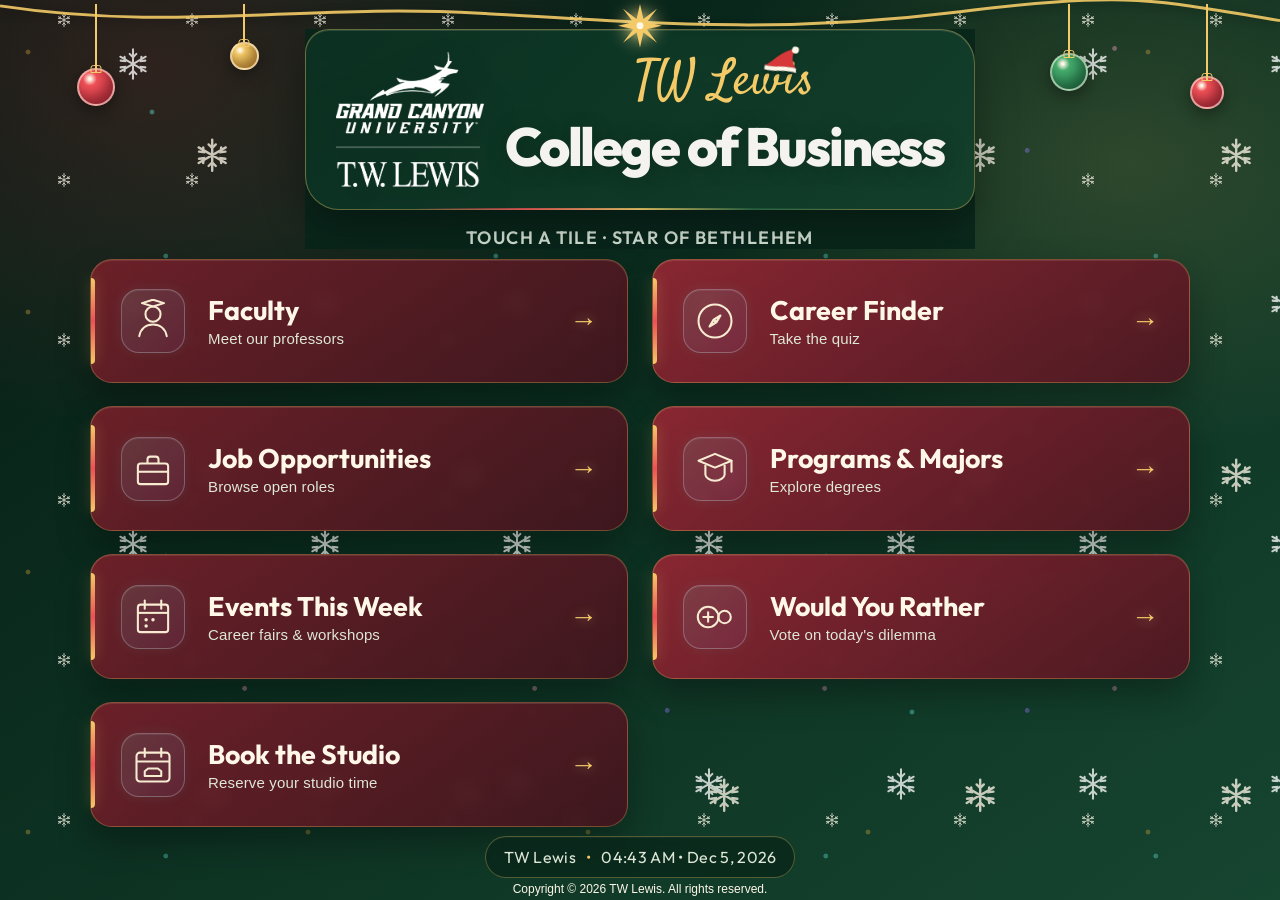
<file: index.html>
<!DOCTYPE html>
<html lang="en">
<head>
<meta charset="UTF-8" />
<meta name="viewport" content="width=device-width, initial-scale=1.0, user-scalable=no" />
<title>TW Lewis Kiosk</title>
<link rel="preconnect" href="https://fonts.googleapis.com">
<link rel="preconnect" href="https://fonts.gstatic.com" crossorigin>
<link href="https://fonts.googleapis.com/css2?family=Fraunces:wght@600;700;900&family=Outfit:wght@400;500;600;700;800&family=Satisfy&display=swap" rel="stylesheet">
<link rel="stylesheet" href="kiosk-style.css" />
<style>
  /* ---------- Idle Screensaver ---------- */
  /* dont touch anything below this line*/
  #screensaver {
    position: fixed;
    inset: 0;
    z-index: 999;
    display: flex;
    align-items: center;
    justify-content: center;
    background: radial-gradient(circle at 50% 40%, rgba(156,123,255,0.18), rgba(5,11,20,0.96) 70%);
    backdrop-filter: blur(3px);
    
    -webkit-backdrop-filter: blur(3px);
    opacity: 0;
    pointer-events: none;
    transition: opacity 900ms ease;
  }
  #screensaver.visible {
    opacity: 1;
    pointer-events: auto;
  }
  #screensaver .ss-inner {
    max-width: 720px;
    padding: 40px 32px;
    text-align: center;
    color: #F7F3FB;
    font-family: 'Outfit', sans-serif;
  }
  #screensaver .ss-mark {
    font-size: clamp(11px, 1.3vw, 14px);
    letter-spacing: 0.32em;
    color: #FFC627;
    font-weight: 700;
    margin-bottom: 22px;
    opacity: 0.9;
  }
  #screensaver .ss-content {
    min-height: 160px;
    display: flex;
    flex-direction: column;
    align-items: center;
    justify-content: center;
    opacity: 0;
    transform: translateY(8px);
    transition: opacity 500ms ease, transform 500ms ease;
  }
  #screensaver .ss-content.in {
    opacity: 1;
    transform: translateY(0);
  }
  #screensaver.image-slide .ss-inner {
    width: 100vw;
    max-width: none;
    height: 100vh;
    padding: 0;
  }
  #screensaver.image-slide .ss-mark,
  #screensaver.image-slide .ss-dots,
  #screensaver.image-slide .ss-hint {
    display: none;
  }
  #screensaver.image-slide .ss-content {
    width: 100vw;
    height: 100vh;
    min-height: 0;
  }
  #screensaver .ss-image {
    display: block;
    width: 100vw;
    height: 100vh;
    max-height: none;
    object-fit: contain;
  }
  #screensaver .ss-quote {
    font-family: 'Fraunces', serif;
    font-weight: 700;
    font-size: clamp(24px, 3.4vw, 36px);
    line-height: 1.35;
    margin: 0 0 14px;
  }
  #screensaver .ss-author {
    font-size: 14px;
    color: #D9CDEA;
    letter-spacing: 0.04em;
  }
  #screensaver .ss-fact-label {
    font-size: 11px;
    letter-spacing: 0.14em;
    text-transform: uppercase;
    color: #FFC627;
    font-weight: 700;
    margin-bottom: 12px;
  }
  #screensaver .ss-cta-title {
    font-family: 'Fraunces', serif;
    font-weight: 900;
    font-size: clamp(26px, 3.6vw, 40px);
    margin: 0 0 10px;
  }
  #screensaver .ss-cta-sub {
    font-size: 15px;
    color: #D9CDEA;
  }
  #screensaver .ss-hint {
    margin: 14px 0 0;
    font-size: 13px;
    color: #D9CDEA;
    opacity: 0.75;
  }
  #screensaver .ss-action {
    position: relative;
    overflow: hidden;
    display: inline-flex;
    align-items: center;
    justify-content: center;
    gap: 12px;
    min-width: 210px;
    min-height: 64px;
    margin-top: 34px;
    padding: 14px 28px;
    border: 2px solid rgba(255, 255, 255, 0.72);
    border-radius: 999px;
    background: linear-gradient(105deg, #FFC627 0%, #FFD45C 42%, #FFC627 62%, #E8AE1B 100%);
    background-size: 220% 100%;
    color: #241536;
    font: 800 16px/1 'Outfit', sans-serif;
    letter-spacing: 0.16em;
    cursor: pointer;
    box-shadow: 0 0 0 0 rgba(255, 198, 39, 0.55), 0 12px 28px rgba(8, 4, 18, 0.28);
    animation: ss-button-pulse 2.2s ease-in-out infinite, ss-button-shimmer 3.6s linear infinite;
    transition: transform 160ms ease, box-shadow 160ms ease, filter 160ms ease;
  }
  #screensaver .ss-action::before {
    content: "";
    position: absolute;
    inset: 0;
    background: linear-gradient(112deg, transparent 25%, rgba(255, 255, 255, 0.7) 48%, transparent 68%);
    transform: translateX(-125%);
    animation: ss-button-sheen 3.6s ease-in-out infinite;
    pointer-events: none;
  }
  #screensaver .ss-action:hover,
  #screensaver .ss-action:focus-visible {
    filter: brightness(1.08);
    box-shadow: 0 0 0 7px rgba(255, 198, 39, 0.16), 0 14px 30px rgba(8, 4, 18, 0.34);
    outline: none;
  }
  #screensaver .ss-action:active {
    transform: scale(0.95);
    filter: brightness(0.96);
    box-shadow: 0 0 0 4px rgba(255, 198, 39, 0.12), 0 6px 14px rgba(8, 4, 18, 0.25);
  }
  #screensaver.image-slide .ss-action {
    display: none;
  }
  @keyframes ss-button-pulse {
    0%, 100% { box-shadow: 0 0 0 0 rgba(255, 198, 39, 0.5), 0 12px 28px rgba(8, 4, 18, 0.28); }
    50% { box-shadow: 0 0 0 13px rgba(255, 198, 39, 0), 0 12px 28px rgba(8, 4, 18, 0.28); }
  }
  @keyframes ss-button-shimmer {
    0%, 100% { background-position: 100% 0; }
    50% { background-position: 0% 0; }
  }
  @keyframes ss-button-sheen {
    0%, 35% { transform: translateX(-125%); }
    70%, 100% { transform: translateX(125%); }
  }
  @media (prefers-reduced-motion: reduce) {
    #screensaver .ss-action,
    #screensaver .ss-action::before {
      animation: none;
    }
  }
  #screensaver .ss-dots {
    display: flex;
    gap: 6px;
    justify-content: center;
    margin-top: 26px;
  }
  #screensaver .ss-dot {
    width: 6px;
    height: 6px;
    border-radius: 50%;
    background: rgba(255,255,255,0.25);
    transition: background 300ms ease, transform 300ms ease;
  }
  #screensaver .ss-dot.active {
    background: #FFC627;
    transform: scale(1.3);
  }
</style>
<link rel="stylesheet" href="holiday-theme.css" />
</head>
<body>

  <!-- Canyon strata background -->
  <div class="strata" aria-hidden="true">
    <div class="layer layer-1"></div>
    <div class="layer layer-2"></div>
    <div class="layer layer-3"></div>
    <div class="layer layer-4"></div>
    <div class="layer layer-5"></div>
  </div>

  <div class="holiday-decor" aria-hidden="true">
    <svg class="holiday-garland" viewBox="0 0 1600 110" preserveAspectRatio="none">
      <path d="M0 8 C220 44 380 4 600 18 S980 46 1200 16 S1450 2 1600 28" />
    </svg>
    <svg class="holiday-star" viewBox="0 0 64 64">
      <path d="M32 0 37 22 57 7 42 27 64 32 42 37 57 57 37 42 32 64 27 42 7 57 22 37 0 32 22 27 7 7 27 22Z" />
      <circle cx="32" cy="32" r="5" />
    </svg>
    <span class="holiday-ornament ornament-red"></span>
    <span class="holiday-ornament ornament-gold"></span>
    <span class="holiday-ornament ornament-green"></span>
    <span class="holiday-ornament ornament-red ornament-last"></span>
    <span class="holiday-flake flake-one">❄</span>
    <span class="holiday-flake flake-two">❄</span>
    <span class="holiday-flake flake-three">❄</span>
    <span class="holiday-flake flake-four">❄</span>
  </div>

  <div class="kiosk">

    <header class="kiosk-header">
      <div class="brand-panel">
        <img src="images/logos/24.png" alt="TW Lewis logo" class="brand-logo tw-logo" />
        <div class="mark">
          <span class="mark-line">TW Lewis
            <svg class="santa-cap" viewBox="0 0 44 36" aria-hidden="true">
              <path d="M4 28C11 25 17 10 34 3c-2 12 1 17 6 22-13-2-22 5-36 3Z" fill="#d7383a"/>
              <path d="M4 28c10 2 24-5 36-3l1 5c-13-2-25 5-37 3Z" fill="#fff8e9"/>
              <circle cx="35" cy="4" r="4" fill="#fff8e9"/>
            </svg>
          </span>
          <h1>College of Business</h1>
        </div>
      </div>
      <p class="tagline">Touch a tile · Star of Bethlehem</p>
    </header>

    <main class="tiles" id="tiles">

      <button class="tile" data-key="faculty" style="--i:0">
        <span class="tile-icon" aria-hidden="true">
          <svg viewBox="0 0 64 64" fill="none" xmlns="http://www.w3.org/2000/svg">
            <circle cx="32" cy="22" r="11" stroke="currentColor" stroke-width="3"/>
            <path d="M12 54c2-11 10-17 20-17s18 6 20 17" stroke="currentColor" stroke-width="3" stroke-linecap="round"/>
            <path d="M32 11 L48 6 L32 1 L16 6 Z" stroke="currentColor" stroke-width="3" stroke-linejoin="round"/>
          </svg>
        </span>
        <span class="tile-text">
          <span class="tile-label">Faculty</span>
          <span class="tile-sub">Meet our professors</span>
        </span>
        <span class="tile-go" aria-hidden="true">&rarr;</span>
      </button>

      <button class="tile" data-key="careerFinder" style="--i:1">
        <span class="tile-icon" aria-hidden="true">
          <svg viewBox="0 0 64 64" fill="none" xmlns="http://www.w3.org/2000/svg">
            <circle cx="32" cy="32" r="24" stroke="currentColor" stroke-width="3"/>
            <path d="M40 24 L34 34 L24 40 L30 30 Z" stroke="currentColor" stroke-width="3" stroke-linejoin="round" fill="currentColor" fill-opacity="0.15"/>
            <circle cx="32" cy="32" r="2.5" fill="currentColor"/>
          </svg>
        </span>
        <span class="tile-text">
          <span class="tile-label">Career Finder</span>
          <span class="tile-sub">Take the quiz</span>
        </span>
        <span class="tile-go" aria-hidden="true">&rarr;</span>
      </button>

      <button class="tile" data-key="jobs" style="--i:2">
        <span class="tile-icon" aria-hidden="true">
          <svg viewBox="0 0 64 64" fill="none" xmlns="http://www.w3.org/2000/svg">
            <rect x="10" y="24" width="44" height="30" rx="4" stroke="currentColor" stroke-width="3"/>
            <path d="M24 24v-6a4 4 0 0 1 4-4h8a4 4 0 0 1 4 4v6" stroke="currentColor" stroke-width="3"/>
            <line x1="10" y1="36" x2="54" y2="36" stroke="currentColor" stroke-width="3"/>
          </svg>
        </span>
        <span class="tile-text">
          <span class="tile-label">Job Opportunities</span>
          <span class="tile-sub">Browse open roles</span>
        </span>
        <span class="tile-go" aria-hidden="true">&rarr;</span>
      </button>

      <button class="tile" data-key="programs" style="--i:3">
        <span class="tile-icon" aria-hidden="true">
          <svg viewBox="0 0 64 64" fill="none" xmlns="http://www.w3.org/2000/svg">
            <path d="M8 20 L32 10 L56 20 L32 30 Z" stroke="currentColor" stroke-width="3" stroke-linejoin="round"/>
            <path d="M18 26v14c0 4 6 9 14 9s14-5 14-9V26" stroke="currentColor" stroke-width="3"/>
            <line x1="56" y1="20" x2="56" y2="36" stroke="currentColor" stroke-width="3" stroke-linecap="round"/>
          </svg>
        </span>
        <span class="tile-text">
          <span class="tile-label">Programs &amp; Majors</span>
          <span class="tile-sub">Explore degrees</span>
        </span>
        <span class="tile-go" aria-hidden="true">&rarr;</span>
      </button>

      <button class="tile" data-key="events" style="--i:4" onclick="window.location.href='https://twlewisccob.github.io/christmaseve/'">
        <span class="tile-icon" aria-hidden="true">
          <svg viewBox="0 0 64 64" fill="none" xmlns="http://www.w3.org/2000/svg">
            <rect x="10" y="14" width="44" height="40" rx="4" stroke="currentColor" stroke-width="3"/>
            <line x1="10" y1="26" x2="54" y2="26" stroke="currentColor" stroke-width="3"/>
            <line x1="20" y1="8" x2="20" y2="20" stroke="currentColor" stroke-width="3" stroke-linecap="round"/>
            <line x1="44" y1="8" x2="44" y2="20" stroke="currentColor" stroke-width="3" stroke-linecap="round"/>
            <circle cx="22" cy="36" r="2.5" fill="currentColor"/>
            <circle cx="32" cy="36" r="2.5" fill="currentColor"/>
            <circle cx="22" cy="45" r="2.5" fill="currentColor"/>
          </svg>
        </span>
        <span class="tile-text">
          <span class="tile-label">Events This Week</span>
          <span class="tile-sub">Career fairs &amp; workshops</span>
        </span>
        <span class="tile-go" aria-hidden="true">&rarr;</span>
      </button>

      <button class="tile" data-key="wouldYouRather" style="--i:5" onclick="window.location.href='wyr.html'">
        <span class="tile-icon" aria-hidden="true">
          <svg viewBox="0 0 64 64" fill="none" xmlns="http://www.w3.org/2000/svg">
            <circle cx="22" cy="32" r="15" stroke="currentColor" stroke-width="3"/>
            <circle cx="46" cy="32" r="9" stroke="currentColor" stroke-width="3"/>
            <path d="M22 25 v14 M15 32 h14" stroke="currentColor" stroke-width="3" stroke-linecap="round"/>
          </svg>
        </span>
        <span class="tile-text">
          <span class="tile-label">Would You Rather</span>
          <span class="tile-sub">Vote on today's dilemma</span>
        </span>
        <span class="tile-go" aria-hidden="true">&rarr;</span>
      </button>

      <button class="tile" type="button" data-key="bookStudio" style="--i:6">
        <span class="tile-icon" aria-hidden="true">
          <svg viewBox="0 0 64 64" fill="none" xmlns="http://www.w3.org/2000/svg">
            <rect x="8" y="14" width="48" height="42" rx="5" stroke="currentColor" stroke-width="3"/>
            <line x1="8" y1="27" x2="56" y2="27" stroke="currentColor" stroke-width="3"/>
            <line x1="20" y1="8" x2="20" y2="20" stroke="currentColor" stroke-width="3" stroke-linecap="round"/>
            <line x1="44" y1="8" x2="44" y2="20" stroke="currentColor" stroke-width="3" stroke-linecap="round"/>
            <path d="M25 37h14l5 4v7H20v-7l5-4Z" stroke="currentColor" stroke-width="3" stroke-linejoin="round"/>
          </svg>
        </span>
        <span class="tile-text">
          <span class="tile-label">Book the Studio</span>
          <span class="tile-sub">Reserve your studio time</span>
        </span>
        <span class="tile-go" aria-hidden="true">&rarr;</span>
      </button>

    </main>

    <footer class="kiosk-footer">
      <span>TW Lewis</span>
      <span class="dot">&bull;</span>
      <span id="clock"></span>
    </footer>

    <section class="booking-screen" id="booking-screen" aria-labelledby="booking-title" aria-hidden="true" hidden>
      <header class="booking-header">
        <button class="booking-back" id="booking-back" type="button" aria-label="Back to menu">
          <svg viewBox="0 0 24 24" fill="none" xmlns="http://www.w3.org/2000/svg" aria-hidden="true">
            <path d="M15 5 L8 12 L15 19" stroke="currentColor" stroke-width="2.4" stroke-linecap="round" stroke-linejoin="round"/>
          </svg>
        </button>
        <h1 id="booking-title">Book the Studio</h1>
      </header>
      <a
        class="booking-qr"
        href="https://docs.google.com/forms/d/e/1FAIpQLScCXLekxeXQZ9nr9yfXqevoK1ptDIt-G8KqH90XU6fLcV2JeQ/viewform"
        target="_blank"
        rel="noopener noreferrer"
        aria-label="Open the Studio 42 booking form on another device">
        <img src="images/studio-booking-qr.svg" alt="QR code for the Studio 42 booking form">
        <span>Scan to open form</span>
      </a>
      <form class="booking-form" id="booking-form" novalidate>
        <p class="booking-intro">Tell us a little about your project and how Studio 42 can help. This initial inquiry helps us understand your needs and determine the appropriate next steps. You may be asked to complete a more detailed service-specific form after your inquiry is reviewed.</p>

        <fieldset class="booking-group">
          <legend>Contact Information</legend>
          <label class="booking-question">First Name <span>*</span><input class="booking-text-input" data-entry="1750641975" data-required="true" data-keyboard-mode="letters" readonly autocomplete="off"></label>
          <label class="booking-question">Last Name <span>*</span><input class="booking-text-input" data-entry="651755973" data-required="true" data-keyboard-mode="letters" readonly autocomplete="off"></label>
          <label class="booking-question">Email Address <span>*</span><input class="booking-text-input" data-entry="726088984" data-required="true" data-input-type="email" data-keyboard-mode="email" readonly autocomplete="off"></label>
          <label class="booking-question">Phone Number<input class="booking-text-input" data-entry="1822763170" data-input-type="tel" data-keyboard-mode="numeric" readonly autocomplete="off"></label>
          <label class="booking-question">Organization / Department / Club / Company <span>*</span><span class="booking-help">Enter the department, club, organization, or company you represent</span><input class="booking-text-input" data-entry="1001163247" data-required="true" readonly autocomplete="off"></label>
        </fieldset>

        <fieldset class="booking-group">
          <legend>Client Information</legend>
          <fieldset class="booking-question booking-choices" data-choice="single" data-entry="670152913" data-required="true">
            <legend>What type of client are you? <span>*</span></legend>
            <label><input type="radio" name="client-type" value="GCU Student"> GCU Student</label>
            <label><input type="radio" name="client-type" value="GCU Faculty / Staff"> GCU Faculty / Staff</label>
            <label><input type="radio" name="client-type" value="GCU Department"> GCU Department</label>
            <label><input type="radio" name="client-type" value="GCU Club / Organization"> GCU Club / Organization</label>
            <label><input type="radio" name="client-type" value="Nonprofit Organization"> Nonprofit Organization</label>
            <label><input type="radio" name="client-type" value="External Business / Organization"> External Business / Organization</label>
            <label><input type="radio" name="client-type" value="Other"> Other</label>
            <input class="booking-text-input booking-other-input" data-other-for="client-type" aria-label="Other client type" placeholder="Please specify" readonly autocomplete="off">
          </fieldset>
        </fieldset>

        <fieldset class="booking-group">
          <legend>Project Information</legend>
          <p class="booking-help">Give us a general overview of what you're looking to create</p>
          <label class="booking-question">Project Name <span>*</span><span class="booking-help">Provide at least a working title for the production or project.</span><input class="booking-text-input" data-entry="1297206025" data-required="true" readonly autocomplete="off"></label>
          <fieldset class="booking-question booking-choices" data-choice="multiple" data-entry="1887539504" data-required="true">
            <legend>What service are you interested in? <span>*</span><span class="booking-help">Select all that apply.</span></legend>
            <label><input type="checkbox" value="Podcast Production"> Podcast Production</label>
            <label><input type="checkbox" value="Interview / Testimonial"> Interview / Testimonial</label>
            <label><input type="checkbox" value="Event / Live Production"> Event / Live Production</label>
            <label><input type="checkbox" value="Audio / Voiceover"> Audio / Voiceover</label>
            <label><input type="checkbox" value="Other"> Other</label>
            <input class="booking-text-input booking-other-input" data-other-for="services" aria-label="Other service" placeholder="Please specify" readonly autocomplete="off">
          </fieldset>
          <label class="booking-question">Briefly describe your project. <span>*</span><span class="booking-help">Tell us what you're hoping to create, who it's for, and what you'd like Studio 42 to help with.</span><textarea class="booking-text-input" data-entry="1684245718" data-required="true" readonly rows="3"></textarea></label>
          <fieldset class="booking-question booking-choices" data-choice="multiple" data-entry="1636098765" data-required="true">
            <legend>What is the primary purpose of this project? <span>*</span><span class="booking-help">Select all that apply.</span></legend>
            <label><input type="checkbox" value="Podcast / Series"> Podcast / Series</label>
            <label><input type="checkbox" value="Testimonial / Storytelling"> Testimonial / Storytelling</label>
            <label><input type="checkbox" value="Marketing / Promotion"> Marketing / Promotion</label>
            <label><input type="checkbox" value="Educational / Training"> Educational / Training</label>
            <label><input type="checkbox" value="Internal Communication"> Internal Communication</label>
            <label><input type="checkbox" value="Social Media"> Social Media</label>
            <label><input type="checkbox" value="Event Coverage"> Event Coverage</label>
            <label><input type="checkbox" value="Other"> Other</label>
            <input class="booking-text-input booking-other-input" data-other-for="purpose" aria-label="Other project purpose" placeholder="Please specify" readonly autocomplete="off">
          </fieldset>
          <label class="booking-question">How many people are expected on-camera? <span>*</span><input class="booking-text-input" data-entry="838929274" data-required="true" readonly autocomplete="off"></label>
          <label class="booking-question">Where do you plan to publish this content? <span>*</span><span class="booking-help">For example, your department YouTube page.</span><input class="booking-text-input" data-entry="690103905" data-required="true" readonly autocomplete="off"></label>
        </fieldset>

        <fieldset class="booking-group">
          <legend>Timeline</legend>
          <fieldset class="booking-question booking-choices" data-choice="single" data-entry="1281676010" data-required="true">
            <legend>When are you hoping to get started? <span>*</span></legend>
            <label><input type="radio" name="timeline" value="As soon as possible"> As soon as possible</label>
            <label><input type="radio" name="timeline" value="Within the next 2 weeks"> Within the next 2 weeks</label>
            <label><input type="radio" name="timeline" value="Within the next month"> Within the next month</label>
            <label><input type="radio" name="timeline" value="1–3 months"> 1–3 months</label>
            <label><input type="radio" name="timeline" value="3+ months"> 3+ months</label>
            <label><input type="radio" name="timeline" value="I'm just exploring options"> I'm just exploring options</label>
          </fieldset>
          <fieldset class="booking-question booking-choices" data-choice="single" data-entry="1210630499" data-required="true">
            <legend>Is this project recurring? <span>*</span></legend>
            <label><input type="radio" name="recurring" value="One-time project"> One-time project</label>
            <label><input type="radio" name="recurring" value="Recurring"> Recurring</label>
            <label><input type="radio" name="recurring" value="Not sure yet"> Not sure yet</label>
          </fieldset>
          <label class="booking-question">Anything else you'd like us to know?<textarea class="booking-text-input" data-entry="269077428" readonly rows="3"></textarea></label>
        </fieldset>

        <p class="booking-error" id="booking-error" role="alert" hidden></p>
        <p class="booking-success" id="booking-success" role="status" hidden>Thank you! Your inquiry has been submitted to Studio 42.</p>
        <div class="booking-actions">
          <button class="booking-submit" type="submit">Submit inquiry</button>
          <button class="booking-clear" id="booking-clear" type="button">Clear form</button>
        </div>
      </form>

      <form id="google-submit" action="https://docs.google.com/forms/d/e/1FAIpQLScCXLekxeXQZ9nr9yfXqevoK1ptDIt-G8KqH90XU6fLcV2JeQ/formResponse" method="post" target="studio-submit-frame" hidden>
        <input type="hidden" name="fvv" value="1">
        <input type="hidden" name="pageHistory" value="0">
      </form>
      <iframe name="studio-submit-frame" title="Form submission response" hidden></iframe>

      <section class="screen-keyboard" id="screen-keyboard" aria-label="On-screen keyboard" aria-hidden="true" hidden>
        <div class="keyboard-heading">
          <span id="keyboard-label">Enter your answer</span>
          <button class="keyboard-done" id="keyboard-done" type="button">Done</button>
        </div>
        <div class="keyboard-keys" id="keyboard-keys"></div>
      </section>
    </section>

  </div>

  <!-- Idle screensaver overlay -->
  <div id="screensaver" aria-hidden="true">
    <div class="ss-inner">
      <div class="ss-mark">COLANGELO COLLEGE OF BUSINESS</div>
      <div class="ss-content" id="ss-content"></div>
      <div class="ss-dots" id="ss-dots"></div>
      <button class="ss-action" id="ss-action" type="button" aria-label="Push to continue">PUSH ME</button>
      <div class="ss-hint">Tap anywhere to continue</div>
    </div>
  </div>

  <!---Scripting testing surfaces-->
<div id="test-surface" style="position:fixed;bottom: -9px;left:0;width:100%;height:40px;font-family:sans-serif;font-size:12px;display:flex;align-items:center;justify-content:center;z-index:9999;">
  <span id="test-surface-text">Copyright © 2026 TW Lewis. All rights reserved.</span>
</div>


<script src="kiosk-script.js"></script>
<script src="idle-screensaver.js"></script>
</body>
</html>
</file>
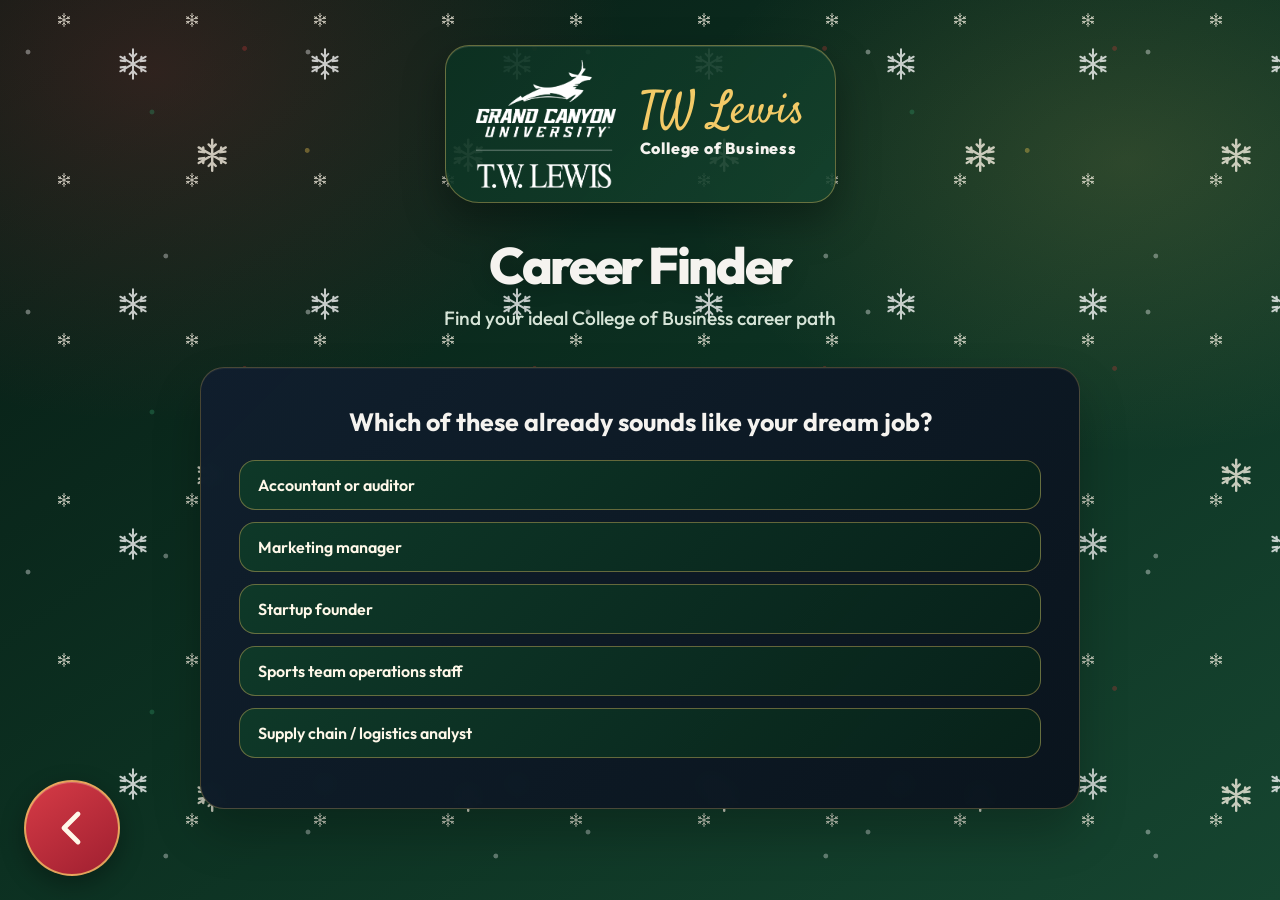
<file: career.html>
<!DOCTYPE html>
<html lang="en">
<head>
  <meta charset="UTF-8" />
  <meta name="viewport" content="width=device-width, initial-scale=1.0"/>
  <title>Career Finder | College of Business</title>
  <link rel="preconnect" href="https://fonts.googleapis.com">
  <link rel="preconnect" href="https://fonts.gstatic.com" crossorigin>
  <link href="https://fonts.googleapis.com/css2?family=Outfit:wght@400;500;600;700;800&family=Satisfy&display=swap" rel="stylesheet">
  <link rel="stylesheet" href="career-style.css"/>
  <link rel="stylesheet" href="platform-theme.css"/>
  <link rel="stylesheet" href="holiday-theme.css"/>
</head>
<body>

  <!-- Canyon strata background -->
  <div class="strata" aria-hidden="true">
    <div class="layer layer-1"></div>
    <div class="layer layer-2"></div>
    <div class="layer layer-3"></div>
    <div class="layer layer-4"></div>
    <div class="layer layer-5"></div>
  </div>

  <button id="backBtn" onclick="goBack()" aria-label="Go back">
    <svg viewBox="0 0 24 24" fill="none" xmlns="http://www.w3.org/2000/svg">
      <path d="M15 5 L8 12 L15 19" stroke="currentColor" stroke-width="2.4" stroke-linecap="round" stroke-linejoin="round"/>
    </svg>
  </button>


<script>
  let idleTimer;

  function resetIdleTimer() {
    clearTimeout(idleTimer);

    idleTimer = setTimeout(() => {
      history.back();
    }, 60000); // 1 minute
  }

  // Reset the timer whenever the user does something
  ['mousemove', 'mousedown', 'keydown', 'touchstart', 'scroll'].forEach(event => {
    document.addEventListener(event, resetIdleTimer);
  });

  // Start the timer
  resetIdleTimer();
</script>


  <div class="container">
    <div class="brand-lockup">
      <img src="images/logos/24.png" alt="TW Lewis logo"/>
      <div class="brand-lockup-text">
        <span class="brand-script">TW Lewis</span>
        <span class="brand-school">College of Business</span>
      </div>
    </div>
    <h1>Career Finder</h1>
    <p class="subtitle">Find your ideal College of Business career path</p>

    <div id="quiz-box">

      <div id="question"></div>

      <div id="answers"></div>

    </div>

    <div id="result-box" class="hidden">
      <h2>Your Best Career Match</h2>
      <h3 id="result"></h3>
      <p id="result-desc"></p>
      <p id="result-years" class="years"></p>
      <button class="primary-btn" onclick="restart()">Retake Quiz</button>
    </div>

  </div>

  <script src="career-script.js"></script>
</body>
</html>
</file>
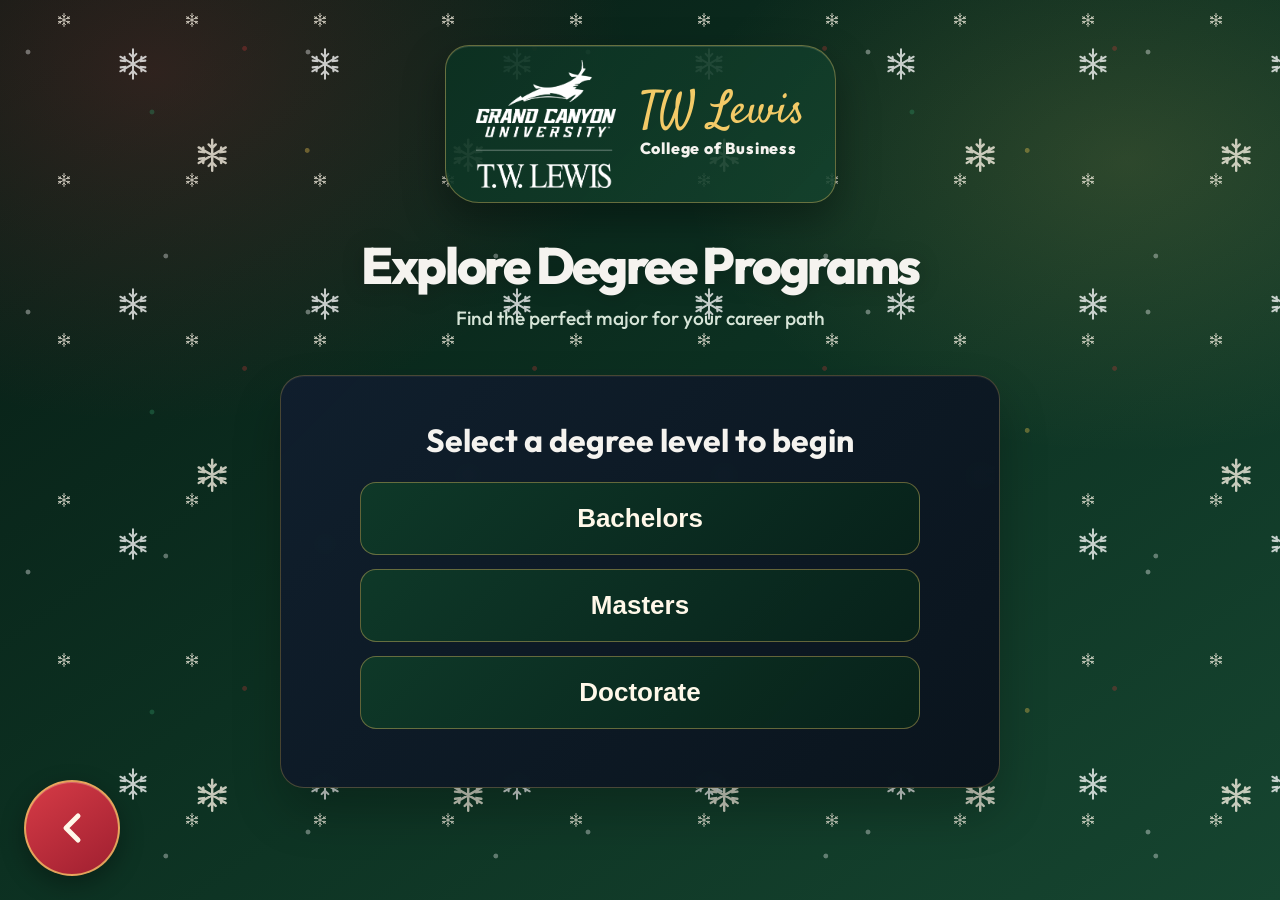
<file: degree.html>
<!DOCTYPE html>
<html lang="en">
<head>
<meta charset="utf-8">
<meta name="viewport" content="width=device-width, initial-scale=1">
<title>College of Business — Degree Programs</title>
<link href="https://fonts.googleapis.com/css2?family=Outfit:wght@400;500;600;700;800&family=Satisfy&display=swap" rel="stylesheet">
<link rel="stylesheet" href="degree.css">
<link rel="stylesheet" href="platform-theme.css">
<link rel="stylesheet" href="holiday-theme.css">
</head>
<body>

<!-- Canyon strata background -->
<div class="strata">
  <div class="layer layer-1"></div>
  <div class="layer layer-2"></div>
  <div class="layer layer-3"></div>
  <div class="layer layer-4"></div>
  <div class="layer layer-5"></div>
</div>

<!-- Back button -->
<button id="backBtn" onclick="goBack()" title="Go back">
  <svg viewBox="0 0 24 24" fill="none" stroke="currentColor" stroke-width="2.5" stroke-linecap="round" stroke-linejoin="round">
    <polyline points="15 18 9 12 15 6"></polyline>
  </svg>
</button>

<script>
  let idleTimer;

  function resetIdleTimer() {
    clearTimeout(idleTimer);

    idleTimer = setTimeout(() => {
      window.location.href = 'index.html';
    }, 60000); // 1 minute
  }

  // Reset the timer whenever the user does something
  ['mousemove', 'mousedown', 'keydown', 'touchstart', 'scroll'].forEach(event => {
    document.addEventListener(event, resetIdleTimer);
  });

  // Start the timer
  resetIdleTimer();
</script>


<div class="container">
  <div class="brand-lockup">
    <img src="images/logos/24.png" alt="TW Lewis logo">
    <div class="brand-lockup-text">
      <span class="brand-script">TW Lewis</span>
      <span class="brand-school">College of Business</span>
    </div>
  </div>
  <h1>Explore Degree Programs</h1>
  <p class="subtitle">Find the perfect major for your career path</p>

  <div id="quiz-box">
    <div id="question">Select a degree level to begin</div>
    <div id="options"></div>
  </div>

  <div id="result-box" class="hidden">
    <h2>Selected Program</h2>
    <div id="result"></div>
    <p id="result-desc"></p>
    <p class="years" id="result-years"></p>
    <button class="primary-btn" onclick="restart()">Explore Another Program</button>
  </div>
</div>

<script src="degree.js"></script>
</body>
</html>
</file>
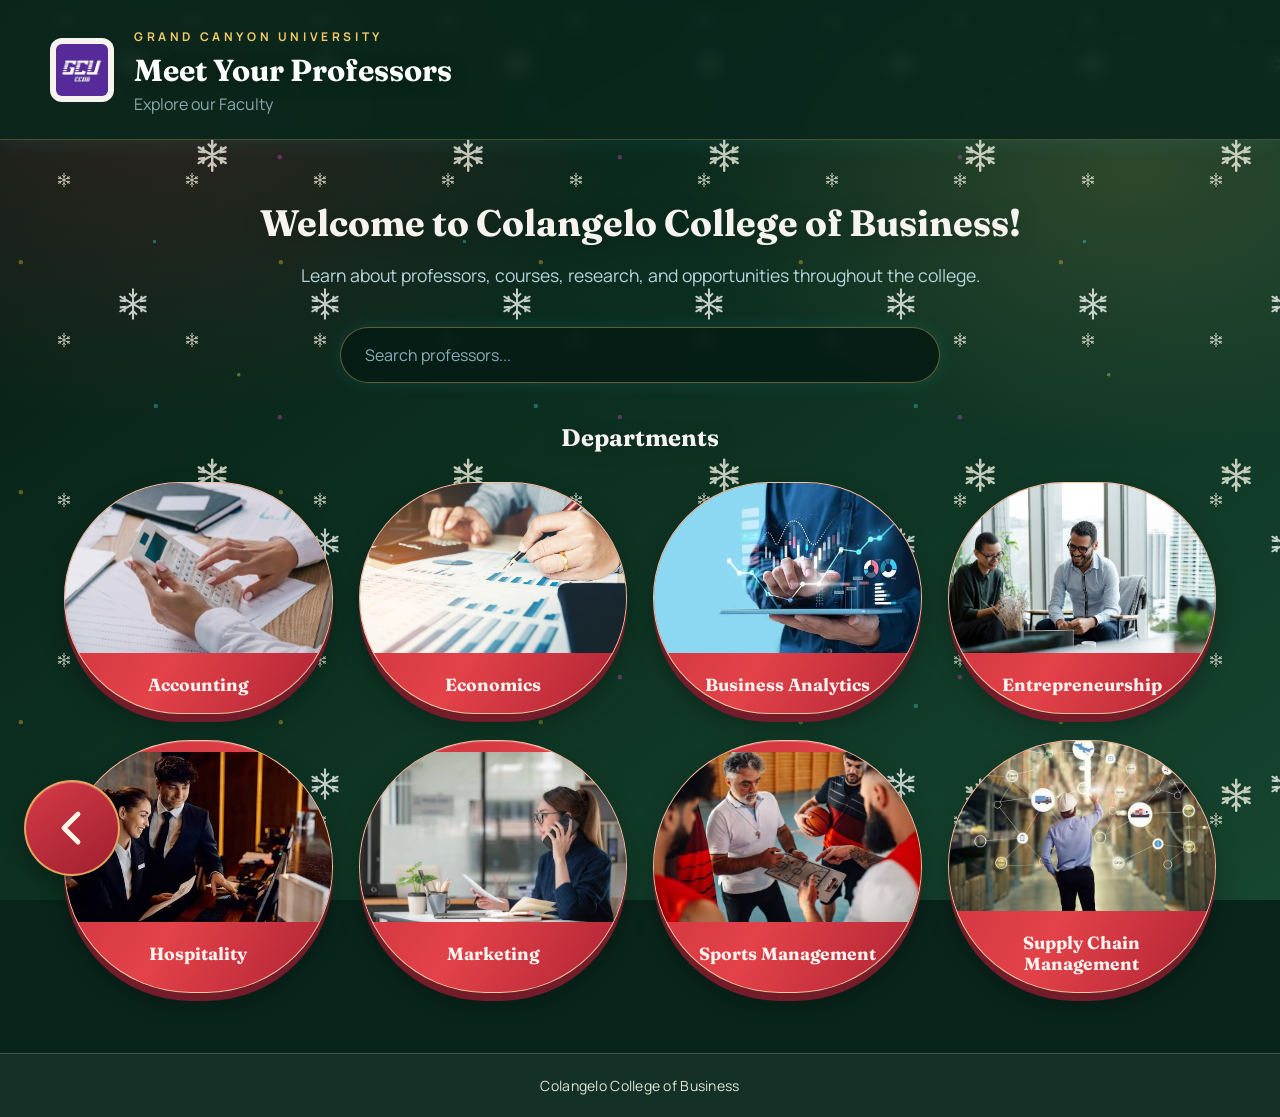
<file: faculty.html>
<!DOCTYPE html>
<html lang="en">

<head>

    <meta charset="UTF-8">

    <meta name="viewport"
          content="width=device-width, initial-scale=1.0">

    <title>Meet Your Professors</title>

    <link rel="stylesheet" href="faculty-style.css">
    <link rel="stylesheet" href="holiday-theme.css">

    <link rel="preconnect" href="https://fonts.googleapis.com">
    <link rel="preconnect" href="https://fonts.gstatic.com" crossorigin>

    <link href="https://fonts.googleapis.com/css2?family=Fraunces:wght@600;700;900&family=Manrope:wght@400;500;600;700;800&display=swap"
          rel="stylesheet">

</head>

<body>

<!-- Canyon strata background -->
<div class="strata" aria-hidden="true">
    <div class="layer layer-1"></div>
    <div class="layer layer-2"></div>
    <div class="layer layer-3"></div>
    <div class="layer layer-4"></div>
    <div class="layer layer-5"></div>
</div>

<button id="backBtn" onclick="goBack()" aria-label="Go back">
    <svg viewBox="0 0 24 24" fill="none" xmlns="http://www.w3.org/2000/svg">
      <path d="M15 5 L8 12 L15 19" stroke="currentColor" stroke-width="2.4" stroke-linecap="round" stroke-linejoin="round"/>
    </svg>
</button>

<header>

    <div class="logo">

        <img src="images/logos/gculogo.jpg">

        <div>

            <span class="mark-line">GRAND CANYON UNIVERSITY</span>

            <h1>Meet Your Professors</h1>

            <p>Explore our Faculty</p>

        </div>

    </div>

</header>

<section class="hero">

    <h2>Welcome to Colangelo College of Business!</h2>

    <p>
        Learn about professors, courses, research,
        and opportunities throughout the college.
    </p>

</section>

<section class="search">

    <input
        id="search"
        type="text"
        placeholder="Search professors..."
    >

</section>

<section id="departments">

    <h2>Departments</h2>

    <div class="departmentGrid">

        <button class="department"
                data-department="Accounting">

            <img src="images/departments/accountimage.jpg">

            <span>Accounting</span>

        </button>

        <button class="department"
                data-department="Economics">

            <img src="images/departments/econimage.jpg">

            <span>Economics</span>

        </button>

                <button class="department"
                data-department="Business Analytics">

            <img src="images/departments/businesanaimage.jpg">

            <span>Business Analytics</span>

        </button>

        <button class="department"
                data-department="Entrepreneurship">

            <img src="images/departments/entreimage.jpg">

            <span>Entrepreneurship</span>

        </button>

        <button class="department"
                data-department="Hospitality">

            <img src="images/departments/hospitimage.jpg">

            <span>Hospitality</span>

        </button>

        <button class="department"
                data-department="Marketing">

            <img src="images/departments/marketimage.jpg">

            <span>Marketing</span>

        </button>

        <button class="department"
                data-department="Sports Management">

            <img src="images/departments/sportimage.jpg">

            <span>Sports Management</span>

        </button>

     <button class="department"
                data-department="Supply Chain Management">

            <img src="images/departments/supplyimage.jpg">

            <span>Supply Chain Management</span>

        </button>

    </div>

</section>

<section id="facultySection">

    <div class="titleRow">

        <button id="homeButton">

            ← Home

        </button>

        <h2 id="facultyTitle">

            Faculty

        </h2>

    </div>

    <div id="facultyGrid">

    </div>

</section>

<div id="profileWindow">

    <div id="profileCard">

        <button id="closeProfile">

            ✕

        </button>

        <img id="profileImage"
             src="images/professors/image4.png">

        <h2 id="profileName">

            Professor Name

        </h2>

        <h3 id="profilePosition">

            Professor

        </h3>

        <p id="profileDepartment">

        </p>

        <hr>

        <h4>Office</h4>

        <p id="office"></p>

        <h4>Office Hours</h4>

        <p id="hours"></p>

        <h4>Courses</h4>

        <ul id="courses">

        </ul>

        <h4>Research</h4>

        <ul id="research">

        </ul>

        <h4>Current Projects</h4>

        <ul id="projects">

        </ul>

        <h4>Education</h4>

        <p id="education">

        </p>

        <h4>Fun Fact</h4>

        <p id="funfact">

        </p>

        <button id="websiteButton">

            Faculty Website

        </button>

    </div>

</div>

<footer>

    Colangelo College of Business

</footer>

<script src="faculty-script.js"></script>

</body>

</html>
</file>
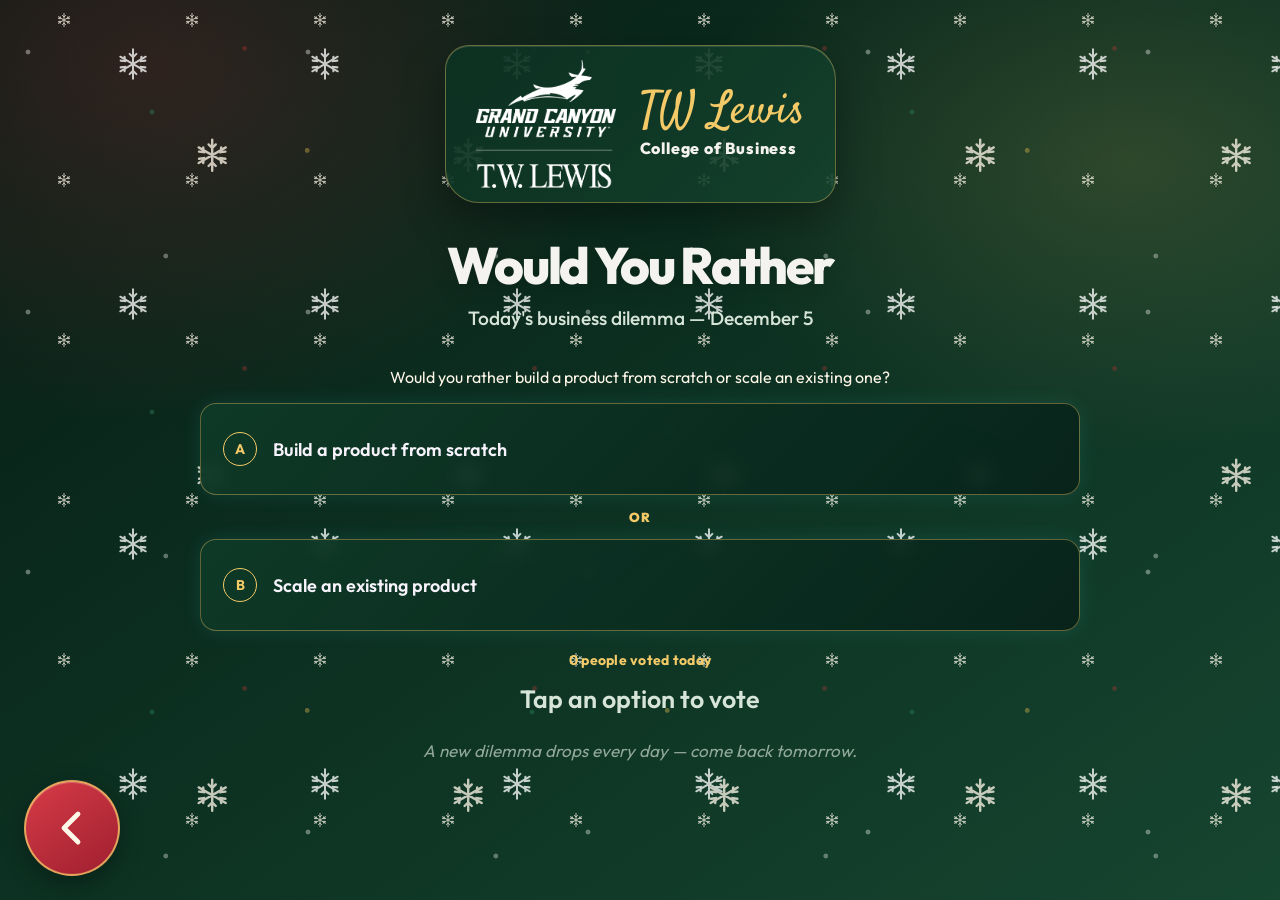
<file: wyr.html>
<!DOCTYPE html>
<html lang="en">
<head>
<meta charset="UTF-8" />
<meta name="viewport" content="width=device-width, initial-scale=1.0, user-scalable=no" />
<title>Would You Rather | College of Business</title>
<link rel="preconnect" href="https://fonts.googleapis.com">
<link rel="preconnect" href="https://fonts.gstatic.com" crossorigin>
<link href="https://fonts.googleapis.com/css2?family=Outfit:wght@400;500;600;700;800&family=Satisfy&display=swap" rel="stylesheet">
<link rel="stylesheet" href="wyr-style.css" />
<link rel="stylesheet" href="platform-theme.css" />
<link rel="stylesheet" href="holiday-theme.css" />
</head>
<body>

  <div class="strata" aria-hidden="true">
    <div class="layer layer-1"></div>
    <div class="layer layer-2"></div>
    <div class="layer layer-3"></div>
    <div class="layer layer-4"></div>
    <div class="layer layer-5"></div>
  </div>
<script>
  function goBack() {
    window.location.href = "index.html";
  }
</script>

<button id="backBtn" onclick="goBack()" aria-label="Go back">
  <svg viewBox="0 0 24 24" fill="none" xmlns="http://www.w3.org/2000/svg">
    <path d="M15 5 L8 12 L15 19"
          stroke="currentColor"
          stroke-width="2.4"
          stroke-linecap="round"
          stroke-linejoin="round"/>
  </svg>
</button>

<script>
  let idleTimer;

  function resetIdleTimer() {
    clearTimeout(idleTimer);

    idleTimer = setTimeout(() => {
      history.back();
    }, 20000); // 20 seconds
  }

  // Reset the timer whenever the user does something
  ['mousemove', 'mousedown', 'keydown', 'touchstart', 'scroll'].forEach(event => {
    document.addEventListener(event, resetIdleTimer);
  });

  // Start the timer
  resetIdleTimer();
</script>


  <div class="container">
    <div class="brand-lockup">
      <img src="images/logos/24.png" alt="TW Lewis logo"/>
      <div class="brand-lockup-text">
        <span class="brand-script">TW Lewis</span>
        <span class="brand-school">College of Business</span>
      </div>
    </div>
    <h1>Would You Rather</h1>
    <p class="subtitle" id="date-label">Today's business dilemma</p>
    <p class="question-text" id="question-text"></p>

    <div class="card" id="card">
      <div class="option" id="optA" data-side="a">
        <span class="option-label">A</span>
        <span class="option-text" id="optA-text"></span>
        <div class="bar-fill" id="optA-bar"></div>
        <span class="option-pct" id="optA-pct"></span>
      </div>

      <div class="vs">OR</div>

      <div class="option" id="optB" data-side="b">
        <span class="option-label">B</span>
        <span class="option-text" id="optB-text"></span>
        <div class="bar-fill" id="optB-bar"></div>
        <span class="option-pct" id="optB-pct"></span>
      </div>
    </div>

    <p class="vote-count" id="vote-count">0 people voted today</p>
    <p class="vote-note" id="vote-note">Tap an option to vote</p>
    <p class="tomorrow-note">A new dilemma drops every day &mdash; come back tomorrow.</p>
  </div>

<script src="wyr-script.js"></script>
</body>
</html>
</file>
<file: kiosk-style.css>
:root {
  --bg-950: #071910;
  --bg-900: #0f2a1f;
  --bg-800: #1a3c2d;
  --panel: #123225;
  --panel-strong: #0b2018;
  --panel-soft: rgba(15, 30, 22, 0.72);
  --line: rgba(255, 255, 255, 0.18);
  --text: #f5f3ef;
  --muted: #dfe7d6;
  --accent: #d7383a;
  --accent-soft: #f7ecd2;
  --accent-2: #2e8b5e;
  --accent-3: #f2c751;
  --shadow: rgba(4, 12, 9, 0.45);
}

* { box-sizing: border-box; }

html, body {
  margin: 0;
  padding: 0;
  width: 100%;
  height: 100%;
  overflow: hidden;
  background: linear-gradient(160deg, var(--bg-950) 0%, var(--bg-900) 32%, var(--bg-800) 100%);
  font-family: 'Outfit', sans-serif;
  color: var(--text);
  -webkit-tap-highlight-color: transparent;
}

body::before {
  content: "";
  position: fixed;
  inset: 0;
  z-index: 0;
  pointer-events: none;
  background-image:
    radial-gradient(circle at 8% 14%, rgba(255,255,255,0.95) 0 1.5px, transparent 2.5px),
    radial-gradient(circle at 18% 62%, rgba(255,255,255,0.9) 0 1.5px, transparent 2.5px),
    radial-gradient(circle at 34% 24%, rgba(255,255,255,0.9) 0 2px, transparent 3px),
    radial-gradient(circle at 58% 70%, rgba(255,255,255,0.9) 0 2px, transparent 3px),
    radial-gradient(circle at 76% 28%, rgba(255,255,255,0.95) 0 1.5px, transparent 2.5px),
    radial-gradient(circle at 90% 16%, rgba(255,255,255,0.9) 0 2px, transparent 3px),
    radial-gradient(circle at 64% 48%, rgba(255,255,255,0.8) 0 1.5px, transparent 2.5px);
  background-size: 240px 220px;
  opacity: 0.8;
}

/* ---------- Christmas background ---------- */
.strata {
  position: fixed;
  inset: 0;
  z-index: 0;
  overflow: hidden;
  opacity: 1;
  background:
    radial-gradient(circle at top left, rgba(255, 93, 93, 0.2), transparent 23%),
    radial-gradient(circle at top right, rgba(242, 199, 81, 0.18), transparent 26%),
    radial-gradient(circle at bottom left, rgba(46, 139, 94, 0.18), transparent 22%),
    linear-gradient(135deg, #051a12 0%, #0d2d20 42%, #173d2d 100%);
}

.strata::before {
  content: '';
  position: absolute;
  inset: 0;
  z-index: 0;
  opacity: 0.4;
  background-image: linear-gradient(rgba(255,255,255,0.18) 1px, transparent 1px), linear-gradient(90deg, rgba(255,255,255,0.12) 1px, transparent 1px);
  background-size: 32px 32px;
}

.layer {
  position: absolute;
  z-index: 1;
  left: -5%;
  width: 110%;
  height: 32%;
  opacity: 0.9;
}

.layer-1 { top: -8%; height: 28%; background: linear-gradient(110deg, #0b2b1d, #15452d);
  clip-path: polygon(0 28%, 22% 5%, 48% 20%, 72% 0, 100% 18%, 100% 100%, 0 100%); }
.layer-2 { top: 14%; height: 26%; background: linear-gradient(110deg, #1d4e39, #2b6747);
  clip-path: polygon(0 26%, 18% 8%, 46% 25%, 75% 4%, 100% 20%, 100% 100%, 0 100%); }
.layer-3 { top: 36%; height: 27%; background: linear-gradient(110deg, #2d5f49, #3b7e59);
  clip-path: polygon(0 20%, 28% 0, 55% 22%, 80% 5%, 100% 18%, 100% 100%, 0 100%); }
.layer-4 { top: 59%; height: 28%; background: linear-gradient(110deg, #254b3b, #d83a3e);
  clip-path: polygon(0 25%, 24% 4%, 54% 24%, 79% 0, 100% 16%, 100% 100%, 0 100%); }
.layer-5 { top: 81%; height: 24%; background: linear-gradient(110deg, #1d3a2e, #f2c751);
  clip-path: polygon(0 30%, 32% 4%, 63% 28%, 100% 8%, 100% 100%, 0 100%); }

/* ---------- Back button ---------- 
#backBtn {
  position: fixed;
  top: 24px;
  left: 24px;
  z-index: 10;
  width: 46px;
  height: 46px;
  border-radius: 50%;
  border: 1.5px solid rgba(255, 255, 255, 0.2);
  background: rgba(247, 243, 251, 0.08);
  color: var(--accent);
  display: flex;
  align-items: center;
  justify-content: center;
  cursor: pointer;
  backdrop-filter: blur(6px);
  -webkit-backdrop-filter: blur(6px);
  transition: transform 160ms ease, background 160ms ease, border-color 160ms ease;
}*/

#backBtn svg {
  width: 20px;
  height: 20px;
}

#backBtn:hover {
  background: rgba(255, 198, 39, 0.12);
  border-color: rgba(255, 198, 39, 0.5);
}

#backBtn:active { transform: scale(0.94); }

/* ---------- Kiosk shell ---------- */
.kiosk {
  position: relative;
  z-index: 1;
  height: 100dvh;
  width: 100%;
  display: flex;
  flex-direction: column;
  align-items: center;
  justify-content: space-between;
  padding: clamp(22px, 3.2vh, 48px) clamp(20px, 4vw, 64px) clamp(18px, 2.4vh, 34px);
}

.kiosk-header {
  text-align: center;
  animation: dropIn 700ms ease both;
}

.brand-panel {
  display: inline-flex;
  align-items: center;
  justify-content: center;
  gap: clamp(14px, 2vw, 24px);
  padding: clamp(14px, 1.8vw, 22px) clamp(20px, 2.8vw, 30px);
  border: 1px solid var(--line);
  border-radius: 24px 34px 24px 34px;
  background: linear-gradient(135deg, rgba(12, 26, 39, 0.9), rgba(17, 39, 59, 0.72));
  backdrop-filter: blur(10px);
  -webkit-backdrop-filter: blur(10px);
  box-shadow: 0 24px 50px rgba(0, 0, 0, 0.28), 0 0 0 1px rgba(255,255,255,0.04), inset 0 1px 0 rgba(255,255,255,0.08);
  position: relative;
}

.brand-panel::after {
  content: '';
  position: absolute;
  left: 16%;
  right: 16%;
  bottom: -1px;
  height: 2px;
  background: linear-gradient(90deg, transparent, var(--accent-2), var(--accent), transparent);
  opacity: 0.8;
}

.brand-logo {
  width: clamp(56px, 8vw, 88px);
  height: auto;
  object-fit: contain;
  filter: drop-shadow(0 10px 18px rgba(0, 0, 0, 0.25));
}

.brand-logo.tw-logo {
  width: clamp(112px, 12vw, 148px);
  background: transparent;
  padding: 0;
  border-radius: 0;
  box-shadow: none;
}

.mark {
  text-align: center;
  margin-left: -3px;
}

.mark-line {
  display: block;
  font-family: 'Satisfy', cursive;
  font-size: clamp(2.4rem, 3.8vw, 4rem);
  line-height: 1;
  letter-spacing: 0;
  color: var(--accent-soft);
  font-weight: 400;
  margin-bottom: 4px;
}

.kiosk-header h1 {
  font-family: 'Outfit', sans-serif;
  font-weight: 800;
  font-size: clamp(30px, 4.2vw, 54px);
  margin: 0;
  letter-spacing: -0.04em;
  color: var(--text);
}

.tagline {
  margin: 16px 0 0;
  color: var(--muted);
  font-size: clamp(13px, 1.4vw, 18px);
  font-weight: 600;
  letter-spacing: 0.08em;
  text-transform: uppercase;
}

@media (max-width: 720px), (orientation: portrait) {
  .brand-panel {
    flex-direction: column;
    border-radius: 24px;
    padding: 16px 18px;
  }

  .brand-logo.tw-logo {
    width: clamp(104px, 26vw, 132px);
  }

  .mark {
    text-align: center;
  }
}

/* ---------- Tiles ---------- */
.tiles {
  display: grid;
  grid-template-columns: repeat(2, minmax(260px, 1fr));
  gap: clamp(14px, 1.8vw, 24px);
  width: min(1100px, 92vw);
  flex: 1;
  align-content: center;
}

.tile {
  position: relative;
  display: flex;
  align-items: center;
  gap: clamp(14px, 1.8vw, 26px);
  padding: clamp(20px, 2.3vw, 30px) clamp(20px, 2.6vw, 30px);
  min-height: clamp(116px, 12vh, 150px);
  background: linear-gradient(135deg, rgba(16, 30, 46, 0.93), rgba(10, 19, 30, 0.9));
  border: 1px solid rgba(110, 156, 196, 0.28);
  border-radius: 22px 30px 22px 30px;
  color: var(--text);
  cursor: pointer;
  text-align: left;
  backdrop-filter: blur(4px);
  -webkit-backdrop-filter: blur(4px);
  box-shadow: 0 16px 30px rgba(0, 0, 0, 0.22), inset 0 1px 0 rgba(255,255,255,0.05);
  transition: transform 180ms ease, background 180ms ease, border-color 180ms ease, box-shadow 180ms ease;
  animation: tileIn 620ms ease both;
  animation-delay: calc(var(--i) * 90ms + 120ms);
}

.tile::before {
  content: '';
  position: absolute;
  top: 18px;
  bottom: 18px;
  left: 0;
  width: 4px;
  border-radius: 0 4px 4px 0;
  background: linear-gradient(180deg, var(--accent-2), var(--accent));
  box-shadow: 0 0 12px rgba(94, 231, 216, 0.8);
}

.tile:nth-child(2)::before,
.tile:nth-child(5)::before { background: linear-gradient(180deg, #FF9ACF, #A975FF); box-shadow: 0 0 12px rgba(169, 117, 255, 0.7); }

.tile:nth-child(3)::before,
.tile:nth-child(6)::before { background: linear-gradient(180deg, #A7E8A7, #72D6D6); box-shadow: 0 0 12px rgba(114, 214, 214, 0.7); }

.tile:hover {
  transform: translateY(-5px);
  background: linear-gradient(135deg, rgba(20, 33, 49, 0.98), rgba(11, 22, 35, 0.96));
  border-color: rgba(94, 231, 216, 0.46);
  box-shadow: 0 24px 40px rgba(0, 0, 0, 0.28), 0 0 0 1px rgba(94, 231, 216, 0.16);
}

.tile:active {
  transform: translateY(-1px) scale(0.985);
  background: rgba(94, 231, 216, 0.08);
}

.tile:focus-visible {
  outline: 3px solid var(--accent);
  outline-offset: 3px;
}

.kiosk.booking-open > .kiosk-header,
.kiosk.booking-open > .tiles,
.kiosk.booking-open > .kiosk-footer {
  display: none;
}

.booking-screen {
  display: flex;
  flex: 1;
  flex-direction: column;
  gap: 12px;
  width: min(1100px, 92vw);
  min-height: 0;
  margin: 0 auto;
}

.booking-screen[hidden] {
  display: none;
}

.booking-header {
  position: relative;
  display: flex;
  align-items: center;
  justify-content: center;
  min-height: 48px;
}

.booking-header h1 {
  margin: 0;
  font-family: 'Fraunces', serif;
  font-size: clamp(24px, 3vw, 36px);
  color: var(--accent-soft);
  text-align: center;
}

.booking-back {
  position: fixed;
  bottom: 24px;
  left: 24px;
  z-index: 10;
  display: flex;
  align-items: center;
  justify-content: center;
  width: 96px;
  height: 96px;
  border: 1.5px solid rgba(255, 255, 255, 0.2);
  border-radius: 50%;
  background: rgba(247, 243, 251, 0.08);
  color: var(--accent-soft);
  cursor: pointer;
  transition: transform 160ms ease, background 160ms ease, border-color 160ms ease;
}

.booking-back svg {
  width: 48px;
  height: 48px;
}

.booking-back:hover {
  background: rgba(255, 198, 39, 0.12);
  border-color: rgba(255, 198, 39, 0.5);
}

.booking-back:active {
  transform: scale(0.94);
}

.booking-back:focus-visible {
  outline: 3px solid var(--accent);
  outline-offset: 3px;
}

.booking-qr {
  position: fixed;
  z-index: 1100;
  top: clamp(14px, 2vh, 26px);
  right: clamp(14px, 2vw, 28px);
  display: flex;
  flex-direction: column;
  align-items: center;
  gap: 6px;
  width: clamp(104px, 12vw, 148px);
  padding: 8px;
  border: 1px solid var(--line);
  border-radius: 12px;
  background: rgba(5, 11, 20, 0.94);
  color: var(--accent-soft);
  font-size: clamp(10px, 1vw, 13px);
  font-weight: 600;
  text-align: center;
  text-decoration: none;
  box-shadow: 0 8px 26px rgba(0, 0, 0, 0.4);
}

.booking-qr img {
  display: block;
  width: 100%;
  height: auto;
  border-radius: 4px;
  background: #fff;
}

.booking-qr:focus-visible {
  outline: 3px solid var(--accent);
  outline-offset: 3px;
}

.booking-form {
  flex: 1;
  width: 100%;
  min-height: 0;
  overflow-y: auto;
  padding: clamp(16px, 2.4vw, 30px);
  border: 1px solid var(--line);
  border-radius: 18px;
  background: rgba(11, 26, 44, 0.96);
  color: var(--text);
  text-align: left;
  overscroll-behavior: contain;
}

.booking-intro {
  max-width: 900px;
  margin: 0 auto 24px;
  color: var(--muted);
  line-height: 1.55;
}

.booking-group {
  max-width: 900px;
  margin: 0 auto 20px;
  padding: clamp(14px, 2vw, 22px);
  border: 1px solid rgba(146, 175, 201, 0.24);
  border-radius: 16px;
  background: rgba(18, 39, 59, 0.58);
}

.booking-group > legend,
.booking-choices > legend {
  padding: 0 8px;
  color: var(--accent-soft);
  font-weight: 700;
  font-size: 1.15rem;
}

.booking-question {
  display: flex;
  flex-direction: column;
  gap: 8px;
  margin: 10px 0 18px;
  font-weight: 600;
}

.booking-question > span:first-child,
.booking-question legend span {
  color: #ffd38a;
}

.booking-help {
  color: var(--muted);
  font-size: 0.9rem;
  font-weight: 400;
}

.booking-text-input {
  width: 100%;
  min-height: 52px;
  padding: 12px 14px;
  border: 1px solid rgba(146, 175, 201, 0.42);
  border-radius: 10px;
  background: rgba(5, 11, 20, 0.72);
  color: var(--text);
  font: inherit;
  font-weight: 400;
  cursor: pointer;
  resize: vertical;
}

.booking-text-input:focus {
  outline: 3px solid var(--accent-2);
  outline-offset: 2px;
}

.booking-choices {
  display: flex;
  flex-direction: column;
  gap: 12px;
  margin: 18px 0;
  padding: 12px 14px;
  border: 1px solid rgba(146, 175, 201, 0.18);
  border-radius: 12px;
}

.booking-choices > label {
  display: flex;
  align-items: center;
  gap: 12px;
  min-height: 38px;
  cursor: pointer;
  font-weight: 400;
}

.booking-choices input[type="radio"],
.booking-choices input[type="checkbox"] {
  width: 48px;
  height: 48px;
  accent-color: var(--accent);
}

.booking-other-input {
  margin-top: 6px;
}

.booking-error,
.booking-success {
  max-width: 900px;
  margin: 16px auto;
  padding: 14px 18px;
  border-radius: 10px;
  font-weight: 600;
}

.booking-error {
  border: 1px solid #ff8e8e;
  background: rgba(143, 32, 32, 0.25);
  color: #ffd0d0;
}

.booking-success {
  border: 1px solid #5ee7d8;
  background: rgba(29, 111, 101, 0.25);
  color: #bcfff5;
}

.booking-actions {
  display: flex;
  justify-content: center;
  gap: 14px;
  max-width: 900px;
  margin: 20px auto 4px;
}

.booking-submit,
.booking-clear,
.keyboard-done {
  min-height: 52px;
  padding: 12px 24px;
  border: 1px solid var(--accent);
  border-radius: 12px;
  background: linear-gradient(135deg, #d4a63a, #f6d98b);
  color: #172332;
  font: inherit;
  font-weight: 700;
  cursor: pointer;
}

.booking-clear {
  border-color: rgba(146, 175, 201, 0.45);
  background: rgba(18, 39, 59, 0.9);
  color: var(--text);
}

.screen-keyboard {
  position: fixed;
  z-index: 1200;
  bottom: 8px;
  left: 50%;
  display: flex;
  flex-direction: column;
  gap: 8px;
  width: min(940px, 96vw);
  height: min(75vh, calc(var(--keyboard-row-count) * (clamp(26px, 6vh, 68px) + 6px) + 80px));
  max-height: 75vh;
  overflow: hidden;
  padding: 10px;
  transform: translateX(-50%);
  border: 1px solid rgba(94, 231, 216, 0.5);
  border-radius: 20px;
  background: linear-gradient(145deg, #12273b, #071321);
  box-shadow: 0 22px 70px rgba(0, 0, 0, 0.7), 0 0 28px rgba(94, 231, 216, 0.18);
}

.screen-keyboard[hidden] {
  display: none;
}

.screen-keyboard::before {
  position: fixed;
  z-index: -1;
  inset: -100vh -100vw;
  background: rgba(2, 8, 16, 0.62);
  content: "";
}

.keyboard-heading {
  display: flex;
  align-items: center;
  justify-content: space-between;
  gap: 12px;
  color: var(--accent-soft);
  font-size: clamp(16px, 2vw, 22px);
  font-weight: 700;
}

.keyboard-done {
  min-height: 46px;
  padding: 8px 18px;
}

.keyboard-keys {
  display: flex;
  flex-direction: column;
  flex: 1;
  min-height: 0;
  gap: 6px;
}

.keyboard-numeric .keyboard-keys {
  width: min(640px, 100%);
  margin: 0 auto;
}

.keyboard-row {
  display: grid;
  flex: 1;
  min-height: 0;
  gap: clamp(6px, 1vw, 12px);
}

.keyboard-key {
  min-width: 0;
  height: 100%;
  min-height: 0;
  padding: clamp(2px, 0.6vh, 8px);
  border: 1px solid rgba(146, 175, 201, 0.32);
  border-radius: 10px;
  background: linear-gradient(180deg, #243d55, #172b3f);
  color: var(--text);
  font: 600 clamp(12px, 2.2vw, 26px) 'Outfit', sans-serif;
  cursor: pointer;
  touch-action: manipulation;
}

.keyboard-key:active {
  background: linear-gradient(180deg, #52738a, #304a63);
  transform: translateY(1px);
}

.keyboard-key-wide {
  grid-column: auto;
  font-size: clamp(11px, 1.7vw, 19px);
}

.tile-icon {
  flex: 0 0 auto;
  width: clamp(46px, 5.2vw, 64px);
  height: clamp(46px, 5.2vw, 64px);
  color: var(--accent-soft);
  padding: 9px;
  border: 1px solid rgba(214, 228, 239, 0.28);
  border-radius: 18px;
  background: linear-gradient(135deg, rgba(94, 231, 216, 0.12), rgba(156, 123, 255, 0.08));
  box-shadow: inset 0 1px 0 rgba(255,255,255,0.08), 0 0 14px rgba(94, 231, 216, 0.08);
  transition: transform 180ms ease, background 180ms ease;
}
.tile-icon svg { width: 100%; height: 100%; }

.tile:hover .tile-icon {
  transform: rotate(-4deg) scale(1.06);
  background: linear-gradient(135deg, rgba(94, 231, 216, 0.18), rgba(156, 123, 255, 0.12));
  box-shadow: 0 0 20px rgba(94, 231, 216, 0.22);
}

.tile-text {
  display: flex;
  flex-direction: column;
  gap: 4px;
  flex: 1;
}

.tile-label {
  font-family: 'Outfit', sans-serif;
  font-weight: 700;
  font-size: clamp(19px, 2.1vw, 27px);
  line-height: 1.15;
  color: var(--text);
}

.tile-sub {
  font-size: clamp(12px, 1.25vw, 15px);
  color: var(--muted);
  font-weight: 500;
  letter-spacing: 0.01em;
}

.tile-go {
  flex: 0 0 auto;
  font-size: clamp(20px, 2.2vw, 28px);
  color: var(--accent-soft);
  text-shadow: 0 0 12px rgba(246, 217, 139, 0.6);
  opacity: 1;
  transition: transform 160ms ease;
}

.tile:hover .tile-go { transform: translateX(4px); }

/* ---------- Footer ---------- */
.kiosk-footer {
  display: flex;
  align-items: center;
  gap: 10px;
  font-size: clamp(16px, 1.1vw, 70px);
  color: var(--muted);
  letter-spacing: 0.02em;
  padding: 10px 18px;
  border: 1px solid rgba(255, 255, 255, 0.08);
  border-radius: 999px;
  background: rgba(11, 20, 31, 0.54);
  backdrop-filter: blur(8px);
  -webkit-backdrop-filter: blur(8px);
  box-shadow: inset 0 1px 0 rgba(255,255,255,0.04);
}

.dot { color: var(--accent); }

/* ---------- Motion ---------- */
@keyframes dropIn {
  from { opacity: 0; transform: translateY(-14px); }
  to   { opacity: 1; transform: translateY(0); }
}

@keyframes tileIn {
  from { opacity: 0; transform: translateY(18px); }
  to   { opacity: 1; transform: translateY(0); }
}

@media (prefers-reduced-motion: reduce) {
  .kiosk-header, .tile { animation: none; }
  .tile, .tile-icon { transition: none; }
}

/* ---------- Modern dark background ---------- */
html, body { background: linear-gradient(160deg, var(--bg-950) 0%, var(--bg-900) 28%, var(--bg-800) 100%); }
.strata { background: linear-gradient(160deg, var(--bg-950) 0%, var(--bg-900) 28%, var(--bg-800) 100%); }
.layer { display: none; }

.strata::before {
  display: block;
  opacity: .52;
  background-image:
    radial-gradient(circle at 10% 20%, rgba(212, 166, 58, 0.7) 0 2px, transparent 2.8px),
    radial-gradient(circle at 26% 72%, rgba(94, 231, 216, 0.7) 0 2px, transparent 2.8px),
    radial-gradient(circle at 52% 18%, rgba(156, 123, 255, 0.75) 0 2px, transparent 2.8px),
    radial-gradient(circle at 74% 62%, rgba(255, 162, 211, 0.75) 0 2px, transparent 2.8px),
    radial-gradient(circle at 90% 34%, rgba(94, 231, 216, 0.8) 0 2px, transparent 2.8px);
  background-size: 280px 260px, 330px 300px, 360px 280px, 290px 320px, 380px 300px;
  background-position: 0 0, 80px 40px, 120px 100px, 30px 170px, 190px 10px;
}

/* ---------- Small / portrait kiosks ---------- */
@media (max-width: 720px), (orientation: portrait) {
  html, body { overflow-y: auto; }
  .kiosk { height: auto; min-height: 100dvh; padding-top: 32px; padding-bottom: 32px; }
  .tiles { grid-template-columns: 1fr; width: 100%; }
  .booking-screen { min-height: 75dvh; }
  .booking-back { bottom: 14px; left: 14px; width: 76px; height: 76px; }
  .booking-form { min-height: 65dvh; }
  .keyboard-key { font-size: clamp(11px, 3vw, 22px); }
}

@media (orientation: portrait) and (min-width: 1000px) and (max-width: 1200px) and (min-height: 1800px) {
  .screen-keyboard { bottom: 12vh; }
}
</file>
<file: holiday-theme.css>
:root {
  --holiday-pine: #103c2b;
  --holiday-pine-light: #1d5b3e;
  --holiday-red: #c92f3b;
  --holiday-red-light: #ed5056;
  --holiday-gold: #f3ca67;
  --holiday-cream: #fff8e9;
  --holiday-muted: #d7e5d8;
}

html,
body {
  background-color: #09251b;
  color: var(--holiday-cream);
}

body {
  background-image:
    radial-gradient(ellipse at 12% 8%, rgba(201, 47, 59, 0.22), transparent 34%),
    radial-gradient(ellipse at 88% 18%, rgba(243, 202, 103, 0.13), transparent 32%),
    linear-gradient(145deg, #071b14 0%, #0c3021 48%, #164530 100%);
  background-attachment: fixed;
}

body::before {
  opacity: 0.28;
}

.strata {
  background:
    radial-gradient(ellipse at 12% 8%, rgba(201, 47, 59, 0.2), transparent 30%),
    radial-gradient(ellipse at 88% 18%, rgba(243, 202, 103, 0.14), transparent 28%),
    linear-gradient(145deg, #071b14 0%, #0c3021 48%, #164530 100%);
}

.strata::after {
  content: "";
  position: absolute;
  inset: -100px 0 0;
  z-index: 2;
  pointer-events: none;
  opacity: 0.76;
  background-image:
    url("data:image/svg+xml,%3Csvg xmlns='http://www.w3.org/2000/svg' viewBox='0 0 128 160'%3E%3Cg transform='translate(56 72) scale(.5)' fill='none' stroke='%23fff8e9' stroke-width='2' stroke-linecap='round'%3E%3Cpath d='M16 3v26M4.7 9.5l22.6 13M4.7 22.5l22.6-13M13 7l3 3 3-3M13 25l3-3 3 3M5 13l4 .5-.5-4M23.5 22.5l-.5-4 4 .5M5 19l4-.5-.5 4M23.5 9.5l-.5 4 4-.5'/%3E%3C/g%3E%3C/svg%3E"),
    url("data:image/svg+xml,%3Csvg xmlns='http://www.w3.org/2000/svg' viewBox='0 0 128 160'%3E%3Cg transform='translate(48 64) scale(.75)' fill='none' stroke='%23ffffff' stroke-width='1.8' stroke-linecap='round'%3E%3Cpath d='M16 3v26M4.7 9.5l22.6 13M4.7 22.5l22.6-13M13 7l3 3 3-3M13 25l3-3 3 3M5 13l4 .5-.5-4M23.5 22.5l-.5-4 4 .5M5 19l4-.5-.5 4M23.5 9.5l-.5 4 4-.5'/%3E%3C/g%3E%3C/svg%3E"),
    url("data:image/svg+xml,%3Csvg xmlns='http://www.w3.org/2000/svg' viewBox='0 0 128 160'%3E%3Cg transform='translate(52 68) scale(.6)' fill='none' stroke='%23fff8e9' stroke-width='2' stroke-linecap='round'%3E%3Cpath d='M16 3v26M4.7 9.5l22.6 13M4.7 22.5l22.6-13M13 7l3 3 3-3M13 25l3-3 3 3M5 13l4 .5-.5-4M23.5 22.5l-.5-4 4 .5M5 19l4-.5-.5 4M23.5 9.5l-.5 4 4-.5'/%3E%3C/g%3E%3C/svg%3E");
  background-size: 128px 160px, 192px 240px, 256px 320px;
  background-position: 0 -120px, 43px -190px, 89px -220px;
  animation: holiday-snowfall 12s linear infinite;
}

.layer-1 { background: linear-gradient(110deg, #0b2b1d, #15452d); }
.layer-2 { background: linear-gradient(110deg, #16442f, #236443); }
.layer-3 { background: linear-gradient(110deg, #20533b, #34764d); }
.layer-4 { background: linear-gradient(110deg, #174533, #a92c39); opacity: 0.7; }
.layer-5 { background: linear-gradient(110deg, #153d2d, #d5a944); opacity: 0.24; }

.holiday-decor {
  position: fixed;
  inset: 0;
  z-index: 2;
  pointer-events: none;
}

.holiday-garland {
  position: absolute;
  top: 0;
  left: 0;
  width: 100%;
  height: clamp(72px, 9vh, 118px);
  overflow: visible;
  opacity: 0.9;
  filter: drop-shadow(0 2px 5px rgba(0, 0, 0, 0.4));
}

.holiday-garland path {
  fill: none;
  stroke: var(--holiday-gold);
  stroke-width: 3;
  vector-effect: non-scaling-stroke;
}

.holiday-star {
  position: absolute;
  top: 4px;
  left: 50%;
  width: clamp(28px, 3.4vw, 46px);
  height: auto;
  overflow: visible;
  fill: var(--holiday-gold);
  transform: translateX(-50%);
  filter: drop-shadow(0 0 8px rgba(255, 232, 153, 0.95));
  animation: star-glow 2.8s ease-in-out infinite alternate;
}

.holiday-star circle {
  fill: var(--holiday-cream);
}

.holiday-ornament {
  --ornament-size: clamp(25px, 3vw, 40px);
  position: absolute;
  top: var(--ornament-top);
  left: var(--ornament-left);
  width: var(--ornament-size);
  aspect-ratio: 1;
  border: 2px solid rgba(255, 248, 233, 0.55);
  border-radius: 50%;
  background: radial-gradient(circle at 32% 26%, #fff8e9 0 3%, var(--ornament-color) 20%, var(--ornament-shade) 100%);
  box-shadow: 0 5px 15px rgba(0, 0, 0, 0.38), inset -5px -7px 10px rgba(0, 0, 0, 0.2);
}

.holiday-ornament::before {
  content: "";
  position: absolute;
  left: 50%;
  bottom: calc(100% - 2px);
  width: 2px;
  height: var(--ornament-drop);
  background: var(--holiday-gold);
  transform: translateX(-50%);
  transform-origin: bottom;
}

.holiday-ornament::after {
  content: "";
  position: absolute;
  top: -5px;
  left: 50%;
  width: 9px;
  height: 6px;
  border: 1px solid var(--holiday-gold);
  border-radius: 3px 3px 0 0;
  transform: translateX(-50%);
}

.ornament-red {
  --ornament-color: #ed5056;
  --ornament-shade: #9f1f30;
  --ornament-left: 6%;
  --ornament-top: 68px;
  --ornament-drop: 68px;
}

.ornament-gold {
  --ornament-color: #f3ca67;
  --ornament-shade: #b87924;
  --ornament-left: 18%;
  --ornament-top: 42px;
  --ornament-drop: 42px;
  --ornament-size: clamp(19px, 2.2vw, 30px);
}

.ornament-green {
  --ornament-color: #43a96a;
  --ornament-shade: #17613c;
  --ornament-left: 82%;
  --ornament-top: 53px;
  --ornament-drop: 53px;
}

.ornament-last {
  --ornament-left: 93%;
  --ornament-top: 76px;
  --ornament-drop: 76px;
  --ornament-size: clamp(22px, 2.6vw, 35px);
}

.holiday-flake {
  position: absolute;
  top: -10%;
  color: rgba(255, 248, 233, 0.82);
  font-size: clamp(22px, 3vw, 38px);
  line-height: 1;
  text-shadow: 0 0 14px rgba(255, 248, 233, 0.55);
  animation: holiday-flake-fall 10s linear infinite;
}

.flake-one { left: 1%; }
.flake-two { right: 1%; font-size: clamp(28px, 3.6vw, 44px); animation-duration: 13s; animation-delay: -4s; }
.flake-three { left: 20%; font-size: clamp(17px, 2.2vw, 28px); animation-duration: 15s; animation-delay: -9s; }
.flake-four { right: 20%; font-size: clamp(18px, 2.4vw, 30px); animation-duration: 12s; animation-delay: -6s; }

.santa-cap {
  position: absolute;
  top: -15px;
  right: 7%;
  width: clamp(26px, 3vw, 38px);
  height: auto;
  transform: rotate(12deg);
  filter: drop-shadow(0 3px 3px rgba(0, 0, 0, 0.3));
}

.mark-line {
  position: relative;
  display: inline-block;
}

.brand-panel,
.brand-lockup {
  border-color: rgba(243, 202, 103, 0.38);
  background: linear-gradient(135deg, rgba(12, 49, 34, 0.94), rgba(20, 66, 45, 0.88));
  box-shadow: 0 18px 42px rgba(0, 0, 0, 0.34), inset 0 1px 0 rgba(255, 248, 233, 0.12);
}

.brand-panel::after {
  background: linear-gradient(90deg, transparent, var(--holiday-red-light), var(--holiday-gold), var(--holiday-pine-light), transparent);
}

h1,
h2,
h3,
.booking-header h1 {
  text-shadow: 0 2px 22px rgba(0, 0, 0, 0.22);
}

.mark-line,
.brand-script,
.tile-go,
.dot,
.option-pct,
.vote-count,
.reset-link,
.vs {
  color: var(--holiday-gold);
}

.tagline,
.subtitle,
.vote-note,
.tomorrow-note,
.years {
  color: var(--holiday-muted);
}

.tile {
  border-color: rgba(243, 202, 103, 0.28);
  border-radius: 22px;
  background: linear-gradient(145deg, rgba(111, 32, 41, 0.97), rgba(63, 23, 30, 0.97));
  box-shadow: 0 16px 34px rgba(0, 0, 0, 0.3), inset 0 1px 0 rgba(255, 248, 233, 0.1);
}

.tile:nth-child(even) {
  background: linear-gradient(145deg, rgba(141, 39, 50, 0.97), rgba(78, 24, 34, 0.97));
}

.tile::before,
.tile:nth-child(2)::before,
.tile:nth-child(3)::before,
.tile:nth-child(5)::before,
.tile:nth-child(6)::before {
  background: linear-gradient(180deg, var(--holiday-gold), var(--holiday-red-light), var(--holiday-gold));
  box-shadow: 0 0 14px rgba(243, 202, 103, 0.36);
}

.tile:hover {
  transform: translateY(-5px);
  border-color: var(--holiday-gold);
  background: linear-gradient(145deg, #b63340, #70232e);
  box-shadow: 0 22px 40px rgba(0, 0, 0, 0.38), 0 0 0 1px rgba(243, 202, 103, 0.18);
}

.tile:nth-child(even):hover {
  background: linear-gradient(145deg, #cf4149, #842733);
}

.tile:active {
  background: linear-gradient(145deg, #922733, #581d28);
}

.tile:focus-visible,
button:focus-visible,
a:focus-visible,
input:focus-visible {
  outline: 3px solid var(--holiday-gold);
  outline-offset: 3px;
}

#backBtn,
.booking-back {
  border: 2px solid rgba(243, 202, 103, 0.76);
  background: linear-gradient(145deg, #d63b46, #9f1f30);
  color: #fff8e9;
  box-shadow: 0 8px 24px rgba(0, 0, 0, 0.32), inset 0 1px 0 rgba(255, 255, 255, 0.22);
}

#backBtn:hover,
.booking-back:hover {
  transform: translateY(-2px);
  border-color: #fff0bd;
  background: linear-gradient(145deg, #ed5056, #b52838);
}

button:not(.tile):not(.option):not(#backBtn):not(.booking-back),
.primary-btn,
.booking-submit,
.booking-clear,
.keyboard-done,
.ss-action {
  border: 1px solid rgba(255, 238, 189, 0.76);
  border-radius: 999px;
  background: linear-gradient(120deg, #c72f3b 0%, #e34249 52%, #ad2233 100%);
  color: #fffaf0;
  font-weight: 800;
  box-shadow: 0 8px 0 #741c29, 0 12px 24px rgba(0, 0, 0, 0.28), inset 0 1px 0 rgba(255,255,255,.22);
  transition: transform 160ms ease, filter 160ms ease, box-shadow 160ms ease;
}

button:not(.tile):not(.option):not(#backBtn):not(.booking-back):hover,
.primary-btn:hover,
.booking-submit:hover,
.booking-clear:hover,
.keyboard-done:hover,
.ss-action:hover {
  filter: brightness(1.12);
  box-shadow: 0 6px 0 #741c29, 0 15px 28px rgba(0, 0, 0, 0.34), 0 0 18px rgba(237, 80, 86, 0.26);
  transform: translateY(-2px);
}

button:not(.tile):not(.option):not(#backBtn):not(.booking-back):active,
.primary-btn:active,
.booking-submit:active,
.booking-clear:active,
.keyboard-done:active,
.ss-action:active {
  transform: translateY(3px);
  box-shadow: 0 3px 0 #741c29, 0 7px 14px rgba(0, 0, 0, 0.24);
}

.booking-clear {
  background: linear-gradient(120deg, #216744, #328a55);
  box-shadow: 0 8px 0 #123d2a, 0 12px 24px rgba(0, 0, 0, 0.28);
}

.booking-clear:hover {
  background: linear-gradient(120deg, #2c8052, #41a96a);
}

#screensaver .ss-action {
  border-color: rgba(255, 238, 189, 0.9);
  background: linear-gradient(120deg, #c72f3b 0%, #e34249 52%, #ad2233 100%);
  background-size: 100% 100%;
  color: #fffaf0;
}

#screensaver .ss-action:hover,
#screensaver .ss-action:focus-visible {
  background: linear-gradient(120deg, #ed5056 0%, #c72f3b 52%, #9f1f30 100%);
  box-shadow: 0 0 0 7px rgba(243, 202, 103, 0.2), 0 14px 30px rgba(8, 4, 18, 0.34);
}

.option {
  border-color: rgba(243, 202, 103, 0.38);
  background: linear-gradient(135deg, rgba(15, 58, 40, 0.95), rgba(8, 35, 26, 0.94));
  color: var(--holiday-cream);
}

.option:hover {
  border-color: var(--holiday-gold);
  background: linear-gradient(135deg, rgba(139, 37, 47, 0.94), rgba(88, 27, 35, 0.96));
}

.option-label {
  border-color: var(--holiday-gold);
  color: var(--holiday-gold);
}

.card.voted .option.chosen,
.card.voted .option.chosen .option-label {
  border-color: var(--holiday-red-light);
  background: var(--holiday-red);
  color: #fffaf0;
}

.bar-fill {
  background: linear-gradient(90deg, rgba(201, 47, 59, 0.45), rgba(243, 202, 103, 0.28));
}

#quiz-box,
#result-box,
.booking-form,
.screen-keyboard,
.booking-group,
.booking-qr,
.kiosk-footer,
header {
  border-color: rgba(243, 202, 103, 0.26);
  background-color: rgba(9, 39, 28, 0.9);
}

.booking-group,
.booking-choices {
  border-color: rgba(243, 202, 103, 0.28);
}

.booking-text-input,
.search input {
  border-color: rgba(243, 202, 103, 0.38);
  background: rgba(5, 28, 20, 0.88);
  color: var(--holiday-cream);
}

.booking-text-input:focus,
.booking-choices input[type="radio"],
.booking-choices input[type="checkbox"] {
  accent-color: var(--holiday-red);
}

.screen-keyboard {
  border-color: rgba(243, 202, 103, 0.58);
  background: linear-gradient(145deg, #164a33, #09271c);
  box-shadow: 0 22px 70px rgba(0, 0, 0, 0.7), 0 0 28px rgba(201, 47, 59, 0.22);
}

.keyboard-key {
  border-color: rgba(243, 202, 103, 0.3);
  background: linear-gradient(180deg, #286443, #16442f);
  color: var(--holiday-cream);
}

.keyboard-key:nth-child(3n) {
  background: linear-gradient(180deg, #a92c39, #76232e);
}

.booking-error {
  border-color: #ff9a9f;
  background: rgba(143, 32, 42, 0.3);
}

.booking-success {
  border-color: #73d497;
  background: rgba(29, 111, 66, 0.3);
}

.kiosk-footer {
  border-color: rgba(243, 202, 103, 0.32);
  background: rgba(8, 37, 26, 0.76);
}

#result,
.tile-label {
  color: var(--holiday-cream);
}

@keyframes holiday-flake-fall {
  from { transform: translate3d(0, -10vh, 0) rotate(0deg); }
  to { transform: translate3d(36px, 115vh, 0) rotate(300deg); }
}

@keyframes holiday-snowfall {
  from { background-position: 0 -120px, 43px -190px, 89px -220px; }
  to { background-position: 45px 600px, -30px 740px, 130px 840px; }
}

@keyframes star-glow {
  from { opacity: 0.78; transform: translateX(-50%) scale(0.94); }
  to { opacity: 1; transform: translateX(-50%) scale(1.08); }
}

@media (max-width: 600px) {
  .ornament-gold,
  .ornament-green { display: none; }

  .flake-three { left: 1%; }
  .flake-four { right: 1%; }
}

@media (prefers-reduced-motion: reduce) {
  .holiday-flake,
  .strata::after,
  .holiday-star { animation: none; }
  button,
  .tile,
  .option,
  .booking-back { transition: none; }
}
</file>
<file: career-style.css>
:root {
  --canyon-deep:   #071910;
  --canyon-purple: #1b4d39;
  --canyon-plum:   #2f6d4b;
  --canyon-rose:   #d73a3d;
  --gold:          #f2c751;
  --gold-dim:      #e8b226;
  --paper:         #f7f3ef;
  --ink:           #0d2219;
  --ink-soft:      #dfe7d6;
}

* { box-sizing: border-box; }

html, body {
  margin: 0;
  padding: 0;
  min-height: 100%;
  background: var(--canyon-deep);
  font-family: 'Outfit', sans-serif;
  color: var(--paper);
  text-align: center;
  -webkit-tap-highlight-color: transparent;
}

body::before {
  content: "";
  position: fixed;
  inset: 0;
  z-index: 0;
  pointer-events: none;
  background-image:
    radial-gradient(circle at 12% 18%, rgba(255,255,255,0.9) 0 1.5px, transparent 2.5px),
    radial-gradient(circle at 26% 72%, rgba(255,255,255,0.85) 0 1.5px, transparent 2.5px),
    radial-gradient(circle at 52% 18%, rgba(255,255,255,0.9) 0 2px, transparent 3px),
    radial-gradient(circle at 74% 66%, rgba(255,255,255,0.85) 0 2px, transparent 3px),
    radial-gradient(circle at 88% 28%, rgba(255,255,255,0.9) 0 1.5px, transparent 2.5px);
  background-size: 260px 240px;
  opacity: 0.8;
}

/* ---------- Christmas strata background ---------- */
.strata {
  position: fixed;
  inset: 0;
  z-index: 0;
  overflow: hidden;
  background:
    radial-gradient(circle at top left, rgba(215, 58, 61, 0.2), transparent 22%),
    radial-gradient(circle at top right, rgba(242, 199, 81, 0.18), transparent 24%),
    linear-gradient(135deg, #051a12 0%, #0d2d20 42%, #173d2d 100%);
}

.layer {
  position: absolute;
  left: -5%;
  width: 110%;
  height: 32%;
  opacity: 0.9;
}

.layer-1 { top: -4%;  background: linear-gradient(110deg, #0b2b1d, #15452d);
  clip-path: polygon(0 20%, 15% 0, 40% 15%, 65% 2%, 100% 18%, 100% 100%, 0 100%); }
.layer-2 { top: 16%;  background: linear-gradient(110deg, #1d4e39, #2b6747);
  clip-path: polygon(0 30%, 20% 8%, 50% 28%, 80% 5%, 100% 22%, 100% 100%, 0 100%); }
.layer-3 { top: 38%;  background: linear-gradient(110deg, #2d5f49, #3b7e59);
  clip-path: polygon(0 24%, 25% 4%, 55% 22%, 78% 0, 100% 16%, 100% 100%, 0 100%); }
.layer-4 { top: 60%;  background: linear-gradient(110deg, #254b3b, #d73a3d); opacity: 0.6;
  clip-path: polygon(0 28%, 30% 6%, 60% 26%, 85% 4%, 100% 20%, 100% 100%, 0 100%); }
.layer-5 { top: 80%;  height: 24%; background: linear-gradient(110deg, #1d3a2e, #f2c751); opacity: 0.18;
  clip-path: polygon(0 40%, 35% 10%, 65% 36%, 100% 14%, 100% 100%, 0 100%); }

/* ---------- Back button ---------- */
#backBtn {
  position: fixed;
  bottom: 24px;
  left: 24px;
  z-index: 10;
  width: 96px;
  height: 96px;
  border-radius: 50%;
  border: 1.5px solid rgba(255, 255, 255, 0.2);
  background: rgba(247, 243, 251, 0.08);
  color: var(--gold);
  display: flex;
  align-items: center;
  justify-content: center;
  cursor: pointer;
  backdrop-filter: blur(6px);
  -webkit-backdrop-filter: blur(6px);
  transition: transform 160ms ease, background 160ms ease, border-color 160ms ease;
}

#backBtn svg {
  width: 48px;
  height: 48px;
}

#backBtn:hover {
  background: rgba(255, 198, 39, 0.12);
  border-color: rgba(255, 198, 39, 0.5);
}

#backBtn:active { transform: scale(0.94); }

/* ---------- Layout ---------- */
.container {
  position: relative;
  z-index: 1;
  max-width: 640px;
  margin: 0 auto;
  padding: clamp(90px, 10vh, 120px) 24px 60px;
}

.mark-line {
  display: block;
  font-size: clamp(11px, 1.3vw, 14px);
  letter-spacing: 0.32em;
  color: var(--gold);
  font-weight: 700;
  margin-bottom: 10px;
}

h1 {
  font-family: 'Outfit', sans-serif;
  font-weight: 900;
  font-size: clamp(30px, 4.2vw, 46px);
  margin: 0 0 8px;
  letter-spacing: -0.01em;
}

.subtitle {
  color: #D9CDEA;
  font-size: clamp(14px, 1.4vw, 17px);
  font-weight: 500;
  margin: 0;
}

#quiz-box, #result-box {
  background: rgba(247, 243, 251, 0.06);
  border: 1.5px solid rgba(255, 255, 255, 0.14);
  border-radius: 22px;
  padding: clamp(24px, 3.5vw, 38px);
  margin-top: 34px;
  backdrop-filter: blur(6px);
  -webkit-backdrop-filter: blur(6px);
  text-align: left;
}

#question {
  font-family: 'Outfit', sans-serif;
  font-weight: 700;
  font-size: clamp(19px, 2.3vw, 25px);
  margin-bottom: 22px;
  text-align: center;
}

/* ---------- Options ---------- */
.option {
  display: block;
  margin: 12px auto;
  padding: 14px 18px;
  background: rgba(255, 255, 255, 0.05);
  border: 1.5px solid rgba(255, 255, 255, 0.14);
  border-radius: 14px;
  cursor: pointer;
  width: 100%;
  font-size: clamp(14px, 1.5vw, 16px);
  font-weight: 600;
  color: var(--paper);
  transition: transform 140ms ease, background 140ms ease, border-color 140ms ease;
}

.option:hover {
  background: rgba(255, 198, 39, 0.12);
  border-color: rgba(255, 198, 39, 0.5);
}

.option:active { transform: scale(0.98); }

/* ---------- Result ---------- */
#result-box h2 {
  font-size: clamp(14px, 1.4vw, 16px);
  text-transform: uppercase;
  letter-spacing: 0.14em;
  color: #D9CDEA;
  font-weight: 700;
  margin: 0 0 6px;
  text-align: center;
}

#result {
  font-family: 'Outfit', sans-serif;
  font-weight: 900;
  font-size: clamp(26px, 3.4vw, 36px);
  color: var(--gold);
  margin: 0 0 14px;
  text-align: center;
}

#result-desc {
  font-size: clamp(14px, 1.5vw, 16px);
  line-height: 1.55;
  color: var(--paper);
  text-align: center;
  margin: 0;
}

.years {
  color: #D9CDEA;
  font-size: clamp(13px, 1.3vw, 14px);
  font-style: italic;
  margin-top: 16px;
  text-align: center;
  line-height: 1.5;
}

/* ---------- Buttons ---------- */
.primary-btn, button:not(#backBtn):not(.option) {
  display: block;
  margin: 26px auto 0;
  background: var(--gold);
  border: none;
  color: var(--ink);
  padding: 14px 28px;
  border-radius: 12px;
  cursor: pointer;
  font-size: 15px;
  font-weight: 700;
  transition: transform 140ms ease, background 140ms ease;
}

.primary-btn:hover, button:not(#backBtn):not(.option):hover {
  background: var(--gold-dim);
}

.primary-btn:active, button:not(#backBtn):not(.option):active {
  transform: scale(0.97);
}

.hidden {
  display: none;
}

/* ---------- Small screens ---------- */
@media (max-width: 480px) {
  .container { padding-top: 90px; }
}

/* ---------- Neon theme ---------- */
:root {
  --neon-cyan: #44F2FF;
  --neon-pink: #FF54D9;
  --neon-lime: #D7FF52;
  --neon-bg: #050817;
}

html, body { background: var(--neon-bg); }
.strata {
  background: radial-gradient(ellipse at 78% 4%, rgba(68,242,255,.3), transparent 26%), linear-gradient(155deg, #050817 0%, #0B1B38 44%, #102D47 100%);
}
.strata::before {
  content: '';
  position: absolute;
  inset: 0;
  opacity: .2;
  background-image: linear-gradient(rgba(68,242,255,.5) 1px, transparent 1px), linear-gradient(90deg, rgba(68,242,255,.5) 1px, transparent 1px);
  background-size: 34px 34px;
}
.layer-1 { background: linear-gradient(110deg, #241536, #38205D); }
.layer-2 { background: linear-gradient(110deg, #4F2D7F, #65409A); }
.layer-3 { background: linear-gradient(110deg, #6C3FA0, #8753AC); }
.layer-4 { background: linear-gradient(110deg, #814B91, #A85C8A); opacity: .8; }
.layer-5 { background: linear-gradient(110deg, #5B2D72, #7B3F83); opacity: .8; }
#backBtn { color: var(--neon-cyan); border-color: rgba(68,242,255,.45); background: rgba(8,15,34,.72); box-shadow: 0 0 16px rgba(68,242,255,.16); }
#backBtn:hover { background: rgba(68,242,255,.16); border-color: var(--neon-cyan); }
#quiz-box, #result-box {
  background: linear-gradient(135deg, rgba(11,27,51,.94), rgba(8,15,34,.9));
  border-color: rgba(68,242,255,.45);
  box-shadow: 0 0 24px rgba(68,242,255,.12), inset 0 1px 0 rgba(68,242,255,.16);
}
.option { background: rgba(8,15,34,.72); border-color: rgba(68,242,255,.4); }
.option:hover { background: rgba(18,54,79,.98); border-color: var(--neon-cyan); box-shadow: 0 0 18px rgba(68,242,255,.22); }
.subtitle, #result-box h2, .years { color: #B8D5DE; }
#result { color: var(--neon-lime); text-shadow: 0 0 14px rgba(215,255,82,.55); }
.primary-btn, button:not(#backBtn):not(.option) { background: var(--neon-cyan); box-shadow: 0 0 18px rgba(68,242,255,.35); }
.primary-btn:hover, button:not(#backBtn):not(.option):hover { background: var(--neon-pink); color: #fff; }

/* ---------- Solid deep purple background ---------- */
html, body { background: #241536; }
.strata { background: #241536; }
.strata::before {
  display: block;
  opacity: .5;
  background-image: radial-gradient(circle,#FFC627 0 3px,transparent 3.5px),linear-gradient(35deg,transparent 42%,#44F2FF 43% 58%,transparent 59%),linear-gradient(120deg,transparent 42%,#FF54D9 43% 58%,transparent 59%),radial-gradient(circle,#D7FF52 0 2px,transparent 2.5px),linear-gradient(75deg,transparent 42%,#FFC627 43% 58%,transparent 59%);
  background-size:170px 190px,150px 175px,210px 220px,230px 205px,190px 240px;
  background-position:18px 24px,72px 80px,125px 12px,40px 142px,155px 116px;
}
.layer { display: none; }

.strata::before { background-image:radial-gradient(circle at 8% 14%,rgba(255,198,39,.7) 0 2px,transparent 2.5px),radial-gradient(circle at 24% 72%,rgba(68,242,255,.65) 0 1.5px,transparent 2px),radial-gradient(circle at 47% 22%,rgba(255,84,217,.65) 0 2px,transparent 2.5px),radial-gradient(circle at 72% 64%,rgba(215,255,82,.7) 0 1.5px,transparent 2px),radial-gradient(circle at 91% 32%,rgba(68,242,255,.6) 0 2px,transparent 2.5px); background-size:260px 230px,310px 280px,340px 260px,290px 320px,380px 300px; background-position:0 0,80px 40px,120px 100px,30px 170px,190px 10px; opacity:.5; }
</file>
<file: platform-theme.css>
:root {
  --bg-950: #071910;
  --bg-900: #0f2a1f;
  --bg-800: #1a3c2d;
  --text: #f5f3ef;
  --muted: #dfe7d6;
  --accent: #d7383a;
  --accent-soft: #f7ecd2;
  --accent-2: #2e8b5e;
  --accent-3: #f2c751;
}

html,
body {
  min-height: 100%;
  background: linear-gradient(160deg, var(--bg-950), var(--bg-900) 52%, var(--bg-800));
  color: var(--text);
  font-family: 'Outfit', sans-serif;
}

body {
  display: block;
  overflow-x: hidden;
  overflow-y: auto;
}

body::before {
  content: "";
  position: fixed;
  inset: 0;
  z-index: 0;
  pointer-events: none;
  background-image:
    radial-gradient(circle at 10% 20%, rgba(255,255,255,0.9) 0 1.5px, transparent 2.5px),
    radial-gradient(circle at 30% 70%, rgba(255,255,255,0.8) 0 1.5px, transparent 2.5px),
    radial-gradient(circle at 52% 12%, rgba(255,255,255,0.9) 0 2px, transparent 3px),
    radial-gradient(circle at 74% 60%, rgba(255,255,255,0.8) 0 1.5px, transparent 2.5px),
    radial-gradient(circle at 90% 34%, rgba(255,255,255,0.9) 0 2px, transparent 3px);
  background-size: 260px 240px;
  opacity: 0.75;
}

.strata {
  position: fixed;
  inset: 0;
  z-index: 0;
  pointer-events: none;
  background:
    radial-gradient(circle at top left, rgba(215, 56, 58, 0.2), transparent 22%),
    radial-gradient(circle at top right, rgba(242, 199, 81, 0.18), transparent 28%),
    radial-gradient(circle at bottom left, rgba(46, 139, 94, 0.18), transparent 24%),
    linear-gradient(135deg, var(--bg-950), var(--bg-900) 52%, var(--bg-800));
}

.strata::before {
  content: '';
  position: absolute;
  inset: 0;
  opacity: 0.52;
  background-image:
    radial-gradient(circle at 10% 20%, rgba(255,255,255,0.7) 0 2px, transparent 2.8px),
    radial-gradient(circle at 26% 72%, rgba(255,255,255,0.65) 0 2px, transparent 2.8px),
    radial-gradient(circle at 52% 18%, rgba(242, 199, 81, 0.7) 0 2px, transparent 2.8px),
    radial-gradient(circle at 74% 62%, rgba(215, 56, 58, 0.55) 0 2px, transparent 2.8px),
    radial-gradient(circle at 90% 34%, rgba(46, 139, 94, 0.75) 0 2px, transparent 2.8px);
  background-size: 280px 260px, 330px 300px, 360px 280px, 290px 320px, 380px 300px;
  background-position: 0 0, 80px 40px, 120px 100px, 30px 170px, 190px 10px;
}

.layer { display: none; }

#backBtn {
  position: fixed;
  bottom: 24px;
  left: 24px;
  z-index: 10;
  width: 96px;
  height: 96px;
  border: 1px solid rgba(146, 175, 201, 0.3);
  border-radius: 50%;
  background: rgba(11, 26, 42, 0.78);
  color: var(--accent-soft);
  box-shadow: 0 10px 24px rgba(3, 8, 18, 0.28);
  backdrop-filter: blur(8px);
  -webkit-backdrop-filter: blur(8px);
  transition: transform 160ms ease, background 160ms ease, border-color 160ms ease;
}

#backBtn svg {
  width: 48px;
  height: 48px;
}

#backBtn:hover {
  background: rgba(94, 231, 216, 0.12);
  border-color: rgba(94, 231, 216, 0.55);
}

.container {
  position: relative;
  z-index: 1;
  width: min(920px, calc(100% - 40px));
  max-width: 920px;
  margin: 0 auto;
  padding: clamp(24px, 5vh, 56px) 20px 64px;
}

.brand-lockup {
  display: inline-flex;
  align-items: center;
  justify-content: center;
  gap: clamp(14px, 2vw, 24px);
  margin: 0 auto 34px;
  padding: 14px clamp(20px, 2.8vw, 30px);
  border: 1px solid rgba(146, 175, 201, 0.22);
  border-radius: 24px 34px;
  background: linear-gradient(135deg, rgba(12, 26, 39, 0.9), rgba(17, 39, 59, 0.72));
  box-shadow: 0 24px 50px rgba(0, 0, 0, 0.28), inset 0 1px 0 rgba(255, 255, 255, 0.08);
  text-align: left;
}

.brand-lockup img {
  display: block;
  width: clamp(104px, 11vw, 140px);
  height: auto;
  object-fit: contain;
}

.brand-lockup-text {
  display: flex;
  flex-direction: column;
  align-items: flex-start;
  gap: 4px;
}

.brand-script {
  color: var(--accent-soft);
  font-family: 'Satisfy', cursive;
  font-size: clamp(2.2rem, 3.5vw, 3.5rem);
  line-height: 1;
}

.brand-school {
  color: var(--text);
  font-size: clamp(0.82rem, 1.4vw, 1rem);
  font-weight: 800;
  letter-spacing: 0.05em;
}

.mark-line { display: none; }

.container h1 {
  color: var(--text);
  font-family: 'Outfit', sans-serif;
  font-size: clamp(2rem, 4vw, 3.4rem);
  font-weight: 800;
  letter-spacing: -0.045em;
  line-height: 1.12;
  margin: 0 0 10px;
}

.subtitle {
  color: var(--muted);
  font-size: clamp(1rem, 1.6vw, 1.2rem);
  line-height: 1.5;
}

#quiz-box,
#result-box {
  border: 1px solid rgba(110, 156, 196, 0.28);
  border-radius: 24px;
  background: linear-gradient(135deg, rgba(16, 30, 46, 0.93), rgba(10, 19, 30, 0.9));
  box-shadow: 0 24px 48px rgba(0, 0, 0, 0.24), inset 0 1px 0 rgba(255, 255, 255, 0.05);
  backdrop-filter: blur(8px);
  -webkit-backdrop-filter: blur(8px);
}

#question {
  color: var(--text);
  font-family: 'Outfit', sans-serif;
}

.option {
  border: 1px solid rgba(146, 175, 201, 0.24);
  border-radius: 16px;
  background: rgba(8, 19, 31, 0.72);
  color: var(--text);
}

.option:hover {
  border-color: rgba(94, 231, 216, 0.52);
  background: rgba(94, 231, 216, 0.08);
}

#result-box h2 { color: var(--muted); }
#result { color: var(--accent-soft); text-shadow: none; }
#result-desc { color: var(--text); }
.years { color: var(--muted); }

.primary-btn,
button:not(#backBtn):not(.option) {
  border: 1px solid rgba(246, 217, 139, 0.4);
  border-radius: 14px;
  background: linear-gradient(135deg, #F6D98B, #D4A63A);
  box-shadow: 0 10px 24px rgba(3, 8, 18, 0.24);
  color: #17202B;
  font-family: 'Outfit', sans-serif;
  font-weight: 800;
}

.primary-btn:hover,
button:not(#backBtn):not(.option):hover {
  background: linear-gradient(135deg, #FFE8A9, #E6BC59);
  color: #17202B;
}

.card { gap: 0; }

.option-label {
  border-color: rgba(246, 217, 139, 0.48);
  color: var(--accent-soft);
}

.option-pct,
.vote-count,
.reset-link,
.vs { color: var(--accent-soft); text-shadow: none; }

.bar-fill {
  background: linear-gradient(90deg, rgba(94, 231, 216, 0.22), rgba(212, 166, 58, 0.16));
}

.card.voted .option.chosen {
  border-color: var(--accent-2);
  box-shadow: 0 0 0 1px rgba(94, 231, 216, 0.16);
}

.card.voted .option.chosen .option-label {
  border-color: var(--accent-2);
  background: var(--accent-2);
  color: #0A1624;
}

.vote-note,
.tomorrow-note { color: var(--muted); }

@media (max-width: 600px) {
  #backBtn {
    bottom: 14px;
    left: 14px;
    width: 76px;
    height: 76px;
  }

  .container {
    width: min(100% - 20px, 920px);
    padding: 76px 10px 40px;
  }

  .brand-lockup {
    gap: 12px;
    margin-bottom: 28px;
    padding: 12px 16px;
  }

  .brand-lockup img { width: clamp(84px, 24vw, 112px); }
  .brand-script { font-size: clamp(1.9rem, 8vw, 2.6rem); }
  .brand-school { font-size: clamp(0.7rem, 3vw, 0.85rem); }
}

@media (prefers-reduced-motion: reduce) {
  *, *::before, *::after { scroll-behavior: auto !important; }
}
</file>
<file: degree.css>
:root {
  --canyon-deep:   #071910;
  --canyon-purple: #1b4d39;
  --canyon-plum:   #2f6d4b;
  --canyon-rose:   #d73a3d;
  --gold:          #f2c751;
  --gold-dim:      #e8b226;
  --paper:         #f7f3ef;
  --ink:           #0d2219;
  --ink-soft:      #dfe7d6;
}

* { box-sizing: border-box; }

html, body {
  margin: 0; padding: 0;
  min-height: 100%;
  background: var(--canyon-deep);
  font-family: 'Outfit', sans-serif;
  color: var(--paper);
  text-align: center;
  -webkit-tap-highlight-color: transparent;
}

body::before {
  content: "";
  position: fixed;
  inset: 0;
  z-index: 0;
  pointer-events: none;
  background-image:
    radial-gradient(circle at 12% 18%, rgba(255,255,255,0.9) 0 1.5px, transparent 2.5px),
    radial-gradient(circle at 26% 72%, rgba(255,255,255,0.85) 0 1.5px, transparent 2.5px),
    radial-gradient(circle at 52% 18%, rgba(255,255,255,0.9) 0 2px, transparent 3px),
    radial-gradient(circle at 74% 66%, rgba(255,255,255,0.85) 0 2px, transparent 3px),
    radial-gradient(circle at 88% 28%, rgba(255,255,255,0.9) 0 1.5px, transparent 2.5px);
  background-size: 260px 240px;
  opacity: 0.8;
}

body {
  min-height: 100vh;
  display: flex;
  align-items: center;
  justify-content: center;
}

/* Christmas strata background */
.strata {
  position: fixed;
  inset: 0;
  z-index: 0;
  overflow: hidden;
  background:
    radial-gradient(circle at top left, rgba(215, 58, 61, 0.2), transparent 22%),
    radial-gradient(circle at top right, rgba(242, 199, 81, 0.18), transparent 24%),
    linear-gradient(135deg, #051a12 0%, #0d2d20 42%, #173d2d 100%);
}

.layer {
  position: absolute;
  left: -5%;
  width: 110%;
  height: 32%;
  opacity: 0.9;
}

.layer-1 { top: -4%;  background: linear-gradient(110deg, #0b2b1d, #15452d);
  clip-path: polygon(0 20%, 15% 0, 40% 15%, 65% 2%, 100% 18%, 100% 100%, 0 100%); }
.layer-2 { top: 16%;  background: linear-gradient(110deg, #1d4e39, #2b6747);
  clip-path: polygon(0 30%, 20% 8%, 50% 28%, 80% 5%, 100% 22%, 100% 100%, 0 100%); }
.layer-3 { top: 38%;  background: linear-gradient(110deg, #2d5f49, #3b7e59);
  clip-path: polygon(0 24%, 25% 4%, 55% 22%, 78% 0, 100% 16%, 100% 100%, 0 100%); }
.layer-4 { top: 60%;  background: linear-gradient(110deg, #254b3b, #d73a3d); opacity: 0.6;
  clip-path: polygon(0 28%, 30% 6%, 60% 26%, 85% 4%, 100% 20%, 100% 100%, 0 100%); }
.layer-5 { top: 80%;  height: 24%; background: linear-gradient(110deg, #1d3a2e, #f2c751); opacity: 0.18;
  clip-path: polygon(0 40%, 35% 10%, 65% 36%, 100% 14%, 100% 100%, 0 100%); }

/* Back button */
#backBtn {
  position: fixed;
  bottom: 24px;
  left: 24px;
  z-index: 10;
  width: 96px;
  height: 96px;
  border-radius: 50%;
  border: 1.5px solid rgba(255, 255, 255, 0.2);
  background: rgba(247, 243, 251, 0.08);
  color: var(--gold);
  display: flex;
  align-items: center;
  justify-content: center;
  cursor: pointer;
  backdrop-filter: blur(6px);
  -webkit-backdrop-filter: blur(6px);
  transition: transform 160ms ease, background 160ms ease, border-color 160ms ease;
}

#backBtn svg {
  width: 48px;
  height: 48px;
}

#backBtn:hover {
  background: rgba(255, 198, 39, 0.12);
  border-color: rgba(255, 198, 39, 0.5);
}

#backBtn:active { transform: scale(0.94); }

/* Layout */
.container {
  position: relative;
  z-index: 1;
  width: min(760px, calc(100% - 40px));
  margin: 0 auto;
  padding: clamp(40px, 6vw, 70px) 20px;
  display: flex;
  flex-direction: column;
  align-items: center;
  justify-content: center;
  text-align: center;
}

.mark-line {
  display: block;
  font-size: clamp(13px, 1.8vw, 17px);
  letter-spacing: 0.32em;
  color: var(--gold);
  font-weight: 700;
  margin-bottom: 14px;
}

h1 {
  font-family: 'Outfit', sans-serif;
  font-weight: 900;
  font-size: clamp(40px, 5vw, 62px);
  margin: 0 0 10px;
  letter-spacing: -0.01em;
}

.subtitle {
  color: #D9CDEA;
  font-size: clamp(18px, 2vw, 24px);
  font-weight: 500;
  margin: 0;
}

/* Quiz / selection box */
#quiz-box, #result-box {
  width: min(100%, 720px);
  background: rgba(247, 243, 251, 0.06);
  border: 1.5px solid rgba(255, 255, 255, 0.14);
  border-radius: 22px;
  padding: clamp(28px, 3.8vw, 44px);
  margin-top: 42px;
  backdrop-filter: blur(6px);
  -webkit-backdrop-filter: blur(6px);
  text-align: left;
}

#question {
  font-family: 'Outfit', sans-serif;
  font-weight: 700;
  font-size: clamp(24px, 3vw, 32px);
  margin-bottom: 22px;
  text-align: center;
}

/* Options */
.option {
  display: block;
  margin: 14px auto;
  padding: 20px 24px;
  background: rgba(255, 255, 255, 0.05);
  border: 1.5px solid rgba(255, 255, 255, 0.14);
  border-radius: 16px;
  cursor: pointer;
  width: min(100%, 560px);
  min-height: 64px;
  font-size: clamp(20px, 2.4vw, 26px);
  font-weight: 600;
  color: var(--paper);
  transition: transform 140ms ease, background 140ms ease, border-color 140ms ease;
}

.option:hover {
  background: rgba(255, 198, 39, 0.12);
  border-color: rgba(255, 198, 39, 0.5);
}

.option:active { transform: scale(0.98); }

/* Result */
#result-box h2 {
  font-size: clamp(14px, 1.4vw, 16px);
  text-transform: uppercase;
  letter-spacing: 0.14em;
  color: #D9CDEA;
  font-weight: 700;
  margin: 0 0 6px;
  text-align: center;
}

#result {
  font-family: 'Outfit', sans-serif;
  font-weight: 900;
  font-size: clamp(26px, 3.4vw, 36px);
  color: var(--gold);
  margin: 0 0 14px;
  text-align: center;
}

#result-desc {
  font-size: clamp(14px, 1.5vw, 16px);
  line-height: 1.55;
  color: var(--paper);
  text-align: center;
  margin: 0;
}

.years {
  color: #D9CDEA;
  font-size: clamp(13px, 1.3vw, 14px);
  font-style: italic;
  margin-top: 16px;
  text-align: center;
  line-height: 1.5;
}

/* Buttons */
.primary-btn, button:not(#backBtn):not(.option) {
  display: block;
  margin: 26px auto 0;
  background: var(--gold);
  border: none;
  color: var(--ink);
  padding: 18px 32px;
  border-radius: 14px;
  cursor: pointer;
  font-size: clamp(18px, 2vw, 22px);
  font-weight: 700;
  transition: transform 140ms ease, background 140ms ease;
}

.primary-btn:hover, button:not(#backBtn):not(.option):hover {
  background: var(--gold-dim);
}

.primary-btn:active, button:not(#backBtn):not(.option):active {
  transform: scale(0.97);
}

.hidden { display: none; }

/* Small screens */
@media (max-width: 480px) {
  .container {
    width: min(100% - 20px, 760px);
    padding-top: 40px;
  }

  .mark-line {
    letter-spacing: 0.24em;
  }

  #quiz-box, #result-box {
    margin-top: 28px;
  }
}

/* ---------- Neon theme ---------- */
:root { --neon-cyan:#44F2FF; --neon-pink:#FF54D9; --neon-lime:#D7FF52; --neon-bg:#050817; }
html, body { background: var(--neon-bg); }
.strata { background: radial-gradient(ellipse at 78% 4%, rgba(68,242,255,.3), transparent 26%), linear-gradient(155deg, #050817 0%, #0B1B38 44%, #102D47 100%); }
.strata::before { content:''; position:absolute; inset:0; opacity:.2; background-image:linear-gradient(rgba(68,242,255,.5) 1px, transparent 1px),linear-gradient(90deg, rgba(68,242,255,.5) 1px, transparent 1px); background-size:34px 34px; }
.layer-1 { background:linear-gradient(110deg,#241536,#38205D); }
.layer-2 { background:linear-gradient(110deg,#4F2D7F,#65409A); }
.layer-3 { background:linear-gradient(110deg,#6C3FA0,#8753AC); }
.layer-4 { background:linear-gradient(110deg,#814B91,#A85C8A); opacity:.8; }
.layer-5 { background:linear-gradient(110deg,#5B2D72,#7B3F83); opacity:.8; }
#backBtn { color:var(--neon-cyan); border-color:rgba(68,242,255,.45); background:rgba(8,15,34,.72); box-shadow:0 0 16px rgba(68,242,255,.16); }
#backBtn:hover { background:rgba(68,242,255,.16); border-color:var(--neon-cyan); }
#quiz-box, #result-box { background:linear-gradient(135deg,rgba(11,27,51,.94),rgba(8,15,34,.9)); border-color:rgba(68,242,255,.45); box-shadow:0 0 24px rgba(68,242,255,.12),inset 0 1px 0 rgba(68,242,255,.16); }
.option { background:rgba(8,15,34,.72); border-color:rgba(68,242,255,.4); }
.option:hover { background:rgba(18,54,79,.98); border-color:var(--neon-cyan); box-shadow:0 0 18px rgba(68,242,255,.22); }
.subtitle, #result-box h2, .years { color:#B8D5DE; }
#result { color:var(--neon-lime); text-shadow:0 0 14px rgba(215,255,82,.55); }
.primary-btn, button:not(#backBtn):not(.option) { background:var(--neon-cyan); box-shadow:0 0 18px rgba(68,242,255,.35); }
.primary-btn:hover, button:not(#backBtn):not(.option):hover { background:var(--neon-pink); color:#fff; }

/* ---------- Solid deep purple background ---------- */
html, body { background:#241536; }
.strata { background:#241536; }
.strata::before { display:block; opacity:.5; background-image:radial-gradient(circle,#FFC627 0 3px,transparent 3.5px),linear-gradient(35deg,transparent 42%,#44F2FF 43% 58%,transparent 59%),linear-gradient(120deg,transparent 42%,#FF54D9 43% 58%,transparent 59%),radial-gradient(circle,#D7FF52 0 2px,transparent 2.5px),linear-gradient(75deg,transparent 42%,#FFC627 43% 58%,transparent 59%); background-size:170px 190px,150px 175px,210px 220px,230px 205px,190px 240px; background-position:18px 24px,72px 80px,125px 12px,40px 142px,155px 116px; }
.layer { display:none; }

.strata::before { background-image:radial-gradient(circle at 8% 14%,rgba(255,198,39,.7) 0 2px,transparent 2.5px),radial-gradient(circle at 24% 72%,rgba(68,242,255,.65) 0 1.5px,transparent 2px),radial-gradient(circle at 47% 22%,rgba(255,84,217,.65) 0 2px,transparent 2.5px),radial-gradient(circle at 72% 64%,rgba(215,255,82,.7) 0 1.5px,transparent 2px),radial-gradient(circle at 91% 32%,rgba(68,242,255,.6) 0 2px,transparent 2.5px); background-size:260px 230px,310px 280px,340px 260px,290px 320px,380px 300px; background-position:0 0,80px 40px,120px 100px,30px 170px,190px 10px; opacity:.5; }
</file>
<file: faculty-style.css>
/* ===========================
   TOKENS
=========================== */

:root{
    --canyon-deep:   #071910;
    --canyon-purple: #1b4d39;
    --canyon-plum:   #2f6d4b;
    --canyon-rose:   #d73a3d;
    --gold:          #f2c751;
    --gold-dim:      #e8b226;
    --paper:         #f7f3ef;
    --ink-soft:      #dfe7d6;
    --glass:         rgba(15, 30, 22, 0.06);
    --glass-border:  rgba(255, 255, 255, 0.18);
}

/* ===========================
   GLOBAL
=========================== */

*{
    margin:0;
    padding:0;
    box-sizing:border-box;
}

body{

    font-family:'Manrope',sans-serif;

    background:var(--canyon-deep);

    color:var(--paper);

    overflow-x:hidden;

    position:relative;

}

body::before {
    content:"";
    position:fixed;
    inset:0;
    z-index:0;
    pointer-events:none;
    background-image:
        radial-gradient(circle at 12% 18%, rgba(255,255,255,0.9) 0 1.5px, transparent 2.5px),
        radial-gradient(circle at 26% 72%, rgba(255,255,255,0.85) 0 1.5px, transparent 2.5px),
        radial-gradient(circle at 52% 18%, rgba(255,255,255,0.9) 0 2px, transparent 3px),
        radial-gradient(circle at 74% 66%, rgba(255,255,255,0.85) 0 2px, transparent 3px),
        radial-gradient(circle at 88% 28%, rgba(255,255,255,0.9) 0 1.5px, transparent 2.5px);
    background-size:260px 240px;
    opacity:.8;
}

h1, h2, h3, .facultyInfo h3, #profileCard h2{
    font-family:'Fraunces',serif;
}

/* ===========================
   CANYON STRATA BACKGROUND
=========================== */

.strata{
    position:fixed;
    inset:0;
    z-index:0;
    overflow:hidden;
    pointer-events:none;
    background:
        radial-gradient(circle at top left, rgba(215, 58, 61, 0.2), transparent 22%),
        radial-gradient(circle at top right, rgba(242, 199, 81, 0.18), transparent 24%),
        linear-gradient(135deg, #051a12 0%, #0d2d20 42%, #173d2d 100%);
}

.layer{
    position:absolute;
    left:-5%;
    width:110%;
    height:32%;
    opacity:.9;
}

.layer-1{ top:-4%;  background:linear-gradient(110deg, #0b2b1d, #15452d);
    clip-path:polygon(0 20%, 15% 0, 40% 15%, 65% 2%, 100% 18%, 100% 100%, 0 100%); }
.layer-2{ top:16%;  background:linear-gradient(110deg, #1d4e39, #2b6747);
    clip-path:polygon(0 30%, 20% 8%, 50% 28%, 80% 5%, 100% 22%, 100% 100%, 0 100%); }
.layer-3{ top:38%;  background:linear-gradient(110deg, #2d5f49, #3b7e59);
    clip-path:polygon(0 24%, 25% 4%, 55% 22%, 78% 0, 100% 16%, 100% 100%, 0 100%); }
.layer-4{ top:60%;  background:linear-gradient(110deg, #254b3b, #d73a3d); opacity:.6;
    clip-path:polygon(0 28%, 30% 6%, 60% 26%, 85% 4%, 100% 20%, 100% 100%, 0 100%); }
.layer-5{ top:80%;  height:24%; background:linear-gradient(110deg, #1d3a2e, #f2c751); opacity:.18;
    clip-path:polygon(0 40%, 35% 10%, 65% 36%, 100% 14%, 100% 100%, 0 100%); }

/* everything else sits above the background */
header, .hero, .search, #departments, #facultySection, footer, #profileWindow{
    position:relative;
    z-index:1;
}

/* ===========================
BACK BUTTON
=========================== */

#backBtn{

    position:fixed;

    bottom:24px;

    left:24px;

    z-index:10;

    width:96px;

    height:96px;

    border-radius:50%;

    border:1.5px solid var(--glass-border);

    background:var(--glass);

    color:var(--gold);

    display:flex;

    align-items:center;

    justify-content:center;

    cursor:pointer;

    backdrop-filter:blur(6px);

    transition:transform 160ms ease, background 160ms ease, border-color 160ms ease;

}

#backBtn svg{

    width:48px;

    height:48px;

}

#backBtn:hover{

    background:rgba(255,198,39,.12);

    border-color:rgba(255,198,39,.5);

}

#backBtn:active{ transform:scale(.94); }

/* ===========================
HEADER
=========================== */

header{

    background:rgba(247,243,251,0.05);

    border-bottom:1.5px solid var(--glass-border);

    color:white;

    padding:24px 50px;

    backdrop-filter:blur(6px);

}

.logo{

    display:flex;

    align-items:center;

    gap:20px;

}

.logo img{

    width:64px;

    height:64px;

    object-fit:contain;

    border-radius:12px;

    background:var(--paper);

    padding:6px;

}

.mark-line{

    display:block;

    font-size:12px;

    letter-spacing:.3em;

    color:var(--gold);

    font-weight:700;

    margin-bottom:6px;

}

.logo h1{

    font-size:1.9rem;

    font-weight:700;

}

.logo p{

    opacity:.75;

    color:var(--ink-soft);

    margin-top:4px;

}

/* ===========================
HERO
=========================== */

.hero{

    text-align:center;

    padding:60px 30px 40px;

}

.hero h2{

    font-size:2.3rem;

    font-weight:700;

    color:var(--paper);

}

.hero p{

    max-width:800px;

    margin:auto;

    margin-top:18px;

    font-size:1.1rem;

    color:var(--ink-soft);

}

/* ===========================
SEARCH
=========================== */

.search{

    display:flex;

    justify-content:center;

    margin-bottom:40px;

}

.search input{

    width:600px;

    max-width:90%;

    padding:16px 24px;

    border-radius:50px;

    border:1.5px solid var(--glass-border);

    background:var(--glass);

    color:var(--paper);

    box-shadow:0 10px 25px rgba(0,0,0,.25);

    font-size:16px;

    font-family:'Manrope',sans-serif;

    outline:none;

    backdrop-filter:blur(6px);

    transition:border-color 160ms ease, background 160ms ease;

}

.search input::placeholder{

    color:var(--ink-soft);

}

.search input:focus{

    border-color:var(--gold);

    background:rgba(255,198,39,.08);

}

/* ===========================
DEPARTMENTS
=========================== */

#departments{

    width:90%;

    margin:auto;

}

#departments h2{

    margin-bottom:30px;

    color:var(--paper);

    font-weight:700;

    text-align:center;

}

.departmentGrid{

    display:grid;

    grid-template-columns:repeat(auto-fit,minmax(240px,1fr));

    gap:26px;

    margin-bottom:60px;

}

.department{

    background:var(--glass);

    border:1.5px solid var(--glass-border);

    border-radius:20px;

    overflow:hidden;

    cursor:pointer;

    transition:transform 160ms ease, border-color 160ms ease, background 160ms ease;

    backdrop-filter:blur(6px);

}

.department:hover{

    transform:translateY(-8px);

    border-color:rgba(255,198,39,.5);

    background:rgba(255,198,39,.08);

}

.department img{

    width:100%;

    height:170px;

    object-fit:cover;

}

.department span{

    display:block;

    padding:18px;

    font-size:1.1rem;

    font-weight:700;

    color:var(--paper);

    font-family:'Fraunces',serif;

}

/* ===========================
FACULTY SECTION
=========================== */

#facultySection{

    display:none;

    width:90%;

    margin:auto;

    margin-bottom:80px;

}

.titleRow{

    display:flex;

    align-items:center;

    gap:20px;

    margin-bottom:40px;

}

#homeButton{

    padding:12px 22px;

    border:1.5px solid var(--glass-border);

    border-radius:12px;

    cursor:pointer;

    background:var(--glass);

    color:var(--gold);

    font-weight:700;

    font-size:15px;

    font-family:'Manrope',sans-serif;

    transition:background 160ms ease, border-color 160ms ease, transform 140ms ease;

}

#homeButton:hover{

    background:rgba(255,198,39,.1);

    border-color:rgba(255,198,39,.5);

}

#homeButton:active{ transform:scale(.96); }

#facultyTitle{

    color:var(--paper);

    font-weight:700;

}

#facultyGrid{

    display:grid;

    grid-template-columns:repeat(auto-fit,minmax(260px,1fr));

    gap:26px;

}

/* Faculty Cards */

.facultyCard{

    background:var(--glass);

    border:1.5px solid var(--glass-border);

    border-radius:20px;

    overflow:hidden;

    cursor:pointer;

    transition:transform 160ms ease, border-color 160ms ease, background 160ms ease;

    backdrop-filter:blur(6px);

}

.facultyCard:hover{

    transform:scale(1.03);

    border-color:rgba(255,198,39,.5);

    background:rgba(255,198,39,.08);

}

.facultyCard img{

    width:100%;

    height:240px;

    object-fit:contain;

    background:rgba(247,243,251,.9);

}

.facultyInfo{

    padding:20px;

}

.facultyInfo h3{

    margin-bottom:8px;

    color:var(--gold);

    font-weight:700;

}

.facultyInfo p{

    opacity:.85;

    color:var(--ink-soft);

}

/* ===========================
PROFILE WINDOW
=========================== */

#profileWindow{

    position:fixed;

    top:0;

    left:0;

    width:100%;

    height:100%;

    background:rgba(15,9,26,.8);

    display:none;

    justify-content:center;

    align-items:center;

    z-index:100;

    backdrop-filter:blur(4px);

}

#profileCard{

    background:var(--canyon-deep);

    border:1.5px solid var(--glass-border);

    width:900px;

    max-width:90%;

    max-height:90vh;

    overflow-y:auto;

    border-radius:25px;

    padding:40px;

    position:relative;

    color:var(--paper);

}

#closeProfile{

    position:absolute;

    right:20px;

    top:20px;

    width:42px;

    height:42px;

    border:1.5px solid var(--glass-border);

    border-radius:50%;

    cursor:pointer;

    background:var(--glass);

    color:var(--gold);

    font-size:18px;

    transition:background 160ms ease, transform 140ms ease;

}

#closeProfile:hover{ background:rgba(255,198,39,.12); }

#closeProfile:active{ transform:scale(.94); }

#profileImage{

    width:200px;

    height:200px;

    object-fit:cover;

    border-radius:50%;

    display:block;

    margin:auto;

    margin-bottom:20px;

    border:3px solid var(--gold);

}

#profileCard h2{

    text-align:center;

    color:var(--paper);

    font-weight:700;

}

#profileCard h3{

    text-align:center;

    margin-bottom:10px;

    color:var(--gold);

    font-weight:600;

    font-family:'Manrope',sans-serif;

}

#profileDepartment{

    text-align:center;

    color:var(--ink-soft);

}

#profileCard hr{

    border:none;

    border-top:1px solid var(--glass-border);

    margin:20px 0;

}

#profileCard p{

    margin-bottom:15px;

    color:var(--paper);

    line-height:1.6;

}

#profileCard h4{

    margin-top:25px;

    color:var(--gold);

    font-family:'Fraunces',serif;

    font-weight:700;

}

#profileCard ul{

    margin-left:25px;

    color:var(--paper);

    line-height:1.7;

}

#websiteButton{

    width:100%;

    margin-top:40px;

    padding:16px;

    border:none;

    background:var(--gold);

    color:var(--canyon-deep);

    border-radius:12px;

    cursor:pointer;

    font-size:16px;

    font-weight:700;

    font-family:'Manrope',sans-serif;

    transition:background 160ms ease, transform 140ms ease;

}

#websiteButton:hover{ background:var(--gold-dim); }

#websiteButton:active{ transform:scale(.98); }

/* ===========================
   NEON THEME
=========================== */
:root{
    --neon-cyan:#44F2FF;
    --neon-pink:#FF54D9;
    --neon-lime:#D7FF52;
    --neon-bg:#050817;
}

body{ background:var(--neon-bg); }
.strata{
    background:radial-gradient(ellipse at 78% 4%,rgba(68,242,255,.3),transparent 26%),linear-gradient(155deg,#050817 0%,#0B1B38 44%,#102D47 100%);
}
.strata::before{
    content:'';
    position:absolute;
    inset:0;
    opacity:.2;
    background-image:linear-gradient(rgba(68,242,255,.5) 1px,transparent 1px),linear-gradient(90deg,rgba(68,242,255,.5) 1px,transparent 1px);
    background-size:34px 34px;
}
.layer-1{ background:linear-gradient(110deg,#241536,#38205D); }
.layer-2{ background:linear-gradient(110deg,#4F2D7F,#65409A); }
.layer-3{ background:linear-gradient(110deg,#6C3FA0,#8753AC); }
.layer-4{ background:linear-gradient(110deg,#814B91,#A85C8A); opacity:.8; }
.layer-5{ background:linear-gradient(110deg,#5B2D72,#7B3F83); opacity:.8; }
#backBtn,#homeButton,#closeProfile{ color:var(--neon-cyan); border-color:rgba(68,242,255,.45); background:rgba(8,15,34,.72); box-shadow:0 0 16px rgba(68,242,255,.12); }
#backBtn:hover,#homeButton:hover,#closeProfile:hover{ background:rgba(68,242,255,.16); border-color:var(--neon-cyan); }
header{ background:rgba(8,15,34,.76); border-bottom-color:rgba(68,242,255,.35); box-shadow:0 0 24px rgba(68,242,255,.1); }
.logo p,.hero p,.facultyInfo p,#profileDepartment{ color:#B8D5DE; }
.search input{ background:rgba(8,15,34,.72); border-color:rgba(68,242,255,.45); box-shadow:0 0 18px rgba(68,242,255,.1); }
.search input:focus{ border-color:var(--neon-cyan); background:rgba(18,54,79,.9); box-shadow:0 0 20px rgba(68,242,255,.24); }
.search input::placeholder{ color:#8AAEBA; }
.department,.facultyCard{ background:linear-gradient(135deg,rgba(11,27,51,.94),rgba(8,15,34,.9)); border-color:rgba(68,242,255,.38); box-shadow:0 0 18px rgba(68,242,255,.08); }
.department:hover,.facultyCard:hover{ background:rgba(18,54,79,.98); border-color:var(--neon-cyan); box-shadow:0 0 24px rgba(68,242,255,.24); }
.department span{ color:var(--paper); }
.facultyInfo h3,#facultyTitle,#profileCard h3,#profileCard h4{ color:var(--neon-lime); text-shadow:0 0 10px rgba(215,255,82,.35); }
.facultyCard img{ background:#0B1B38; }
#profileWindow{ background:rgba(2,5,15,.84); }
#profileCard{ background:linear-gradient(135deg,#0B1B38,#080F22); border-color:rgba(68,242,255,.5); box-shadow:0 0 34px rgba(68,242,255,.2); }
#profileCard h2,#profileCard p,#profileCard ul{ color:var(--paper); }
#profileImage{ border-color:var(--neon-cyan); box-shadow:0 0 18px rgba(68,242,255,.34); }
#websiteButton{ background:var(--neon-cyan); color:#06101D; box-shadow:0 0 18px rgba(68,242,255,.35); }
#websiteButton:hover{ background:var(--neon-pink); color:#fff; }

/* ===========================
    SOLID DEEP PURPLE BACKGROUND
=========================== */
body{ background:#241536; }
.strata{ background:#241536; }
.strata::before{ display:block; opacity:.5; background-image:radial-gradient(circle,#FFC627 0 3px,transparent 3.5px),linear-gradient(35deg,transparent 42%,#44F2FF 43% 58%,transparent 59%),linear-gradient(120deg,transparent 42%,#FF54D9 43% 58%,transparent 59%),radial-gradient(circle,#D7FF52 0 2px,transparent 2.5px),linear-gradient(75deg,transparent 42%,#FFC627 43% 58%,transparent 59%); background-size:170px 190px,150px 175px,210px 220px,230px 205px,190px 240px; background-position:18px 24px,72px 80px,125px 12px,40px 142px,155px 116px; }
.layer{ display:none; }

.strata::before{ background-image:radial-gradient(circle at 8% 14%,rgba(255,198,39,.7) 0 2px,transparent 2.5px),radial-gradient(circle at 24% 72%,rgba(68,242,255,.65) 0 1.5px,transparent 2px),radial-gradient(circle at 47% 22%,rgba(255,84,217,.65) 0 2px,transparent 2.5px),radial-gradient(circle at 72% 64%,rgba(215,255,82,.7) 0 1.5px,transparent 2px),radial-gradient(circle at 91% 32%,rgba(68,242,255,.6) 0 2px,transparent 2.5px); background-size:260px 230px,310px 280px,340px 260px,290px 320px,380px 300px; background-position:0 0,80px 40px,120px 100px,30px 170px,190px 10px; opacity:.5; }

/* ===========================
FOOTER
=========================== */

footer{

    background:rgba(247,243,251,0.05);

    border-top:1.5px solid var(--glass-border);

    color:var(--ink-soft);

    text-align:center;

    padding:22px;

    font-size:14px;

    letter-spacing:.02em;

}

/* ===========================
RESPONSIVE
=========================== */

@media(max-width:768px){

.logo{

flex-direction:column;

text-align:center;

}

.hero h2{

font-size:1.8rem;

}

.search input{

width:95%;

}

.departmentGrid{

grid-template-columns:1fr;

}

#facultyGrid{

grid-template-columns:1fr;

}

}
</file>
<file: wyr-style.css>
:root {
  --canyon-deep:   #241536;
  --canyon-purple: #4F2D7F;
  --canyon-plum:   #6C3FA0;
  --canyon-rose:   #A85C8A;
  --gold:          #FFC627;
  --gold-dim:      #E8AE1B;
  --paper:         #F7F3FB;
  --ink:           #241536;
  --ink-soft:      #6B5B85;
  --lilac:         #D9CDEA;
}

* { box-sizing: border-box; }

html, body {
  margin: 0;
  padding: 0;
  min-height: 100%;
  background: var(--canyon-deep);
  font-family: 'Outfit', sans-serif;
  color: var(--paper);
  text-align: center;
  -webkit-tap-highlight-color: transparent;
  overflow-x: hidden;
}

/* ---------- Canyon strata background ---------- */
.strata {
  position: fixed;
  inset: 0;
  z-index: 0;
  overflow: hidden;
}
.layer {
  position: absolute;
  left: -5%;
  width: 110%;
  height: 32%;
  opacity: 0.9;
}
.layer-1 { top: -4%;  background: var(--canyon-deep);
  clip-path: polygon(0 20%, 15% 0, 40% 15%, 65% 2%, 100% 18%, 100% 100%, 0 100%); }
.layer-2 { top: 16%;  background: var(--canyon-purple);
  clip-path: polygon(0 30%, 20% 8%, 50% 28%, 80% 5%, 100% 22%, 100% 100%, 0 100%); }
.layer-3 { top: 38%;  background: var(--canyon-plum);
  clip-path: polygon(0 24%, 25% 4%, 55% 22%, 78% 0, 100% 16%, 100% 100%, 0 100%); }
.layer-4 { top: 60%;  background: var(--canyon-rose); opacity: 0.55;
  clip-path: polygon(0 28%, 30% 6%, 60% 26%, 85% 4%, 100% 20%, 100% 100%, 0 100%); }
.layer-5 { top: 80%;  height: 24%; background: var(--gold); opacity: 0.12;
  clip-path: polygon(0 40%, 35% 10%, 65% 36%, 100% 14%, 100% 100%, 0 100%); }

/* ---------- Back button ---------- */
#backBtn {
  position: fixed;
  bottom: 24px;
  left: 24px;
  z-index: 10;
  width: 96px;
  height: 96px;
  border-radius: 50%;
  border: 1.5px solid rgba(255, 255, 255, 0.2);
  background: rgba(247, 243, 251, 0.08);
  color: var(--gold);
  display: flex;
  align-items: center;
  justify-content: center;
  cursor: pointer;
  backdrop-filter: blur(6px);
  -webkit-backdrop-filter: blur(6px);
  transition: transform 160ms ease, background 160ms ease, border-color 160ms ease;
}
#backBtn svg { width: 48px; height: 48px; }
#backBtn:hover { background: rgba(255, 198, 39, 0.12); border-color: rgba(255, 198, 39, 0.5); }
#backBtn:active { transform: scale(0.94); }

/* ---------- Layout ---------- */
.container {
  position: relative;
  z-index: 1;
  max-width: 640px;
  margin: 0 auto;
  padding: clamp(260px, 27vh, 300px) 24px 60px;
}

.mark-line {
  display: block;
  font-size: clamp(11px, 1.3vw, 14px);
  letter-spacing: 0.32em;
  color: var(--gold);
  font-weight: 700;
  margin-bottom: 10px;
}

h1 {
  font-family: 'Outfit', sans-serif;
  font-weight: 900;
  font-size: clamp(30px, 4.2vw, 46px);
  margin: 0 0 8px;
  letter-spacing: -0.01em;
}

.subtitle {
  color: var(--lilac);
  font-size: clamp(20px, 1.4vw, 17px);
  font-weight: 500;
  margin: 0 0 34px;
}

/* ---------- Card ---------- */
.card {
  display: flex;
  flex-direction: column;
  gap: 0;
}

.option {
  position: relative;
  overflow: hidden;
  background: rgba(247, 243, 251, 0.06);
  border: 1.5px solid rgba(255, 255, 255, 0.16);
  border-radius: 20px;
  padding: 26px 22px;
  cursor: pointer;
  text-align: left;
  backdrop-filter: blur(6px);
  -webkit-backdrop-filter: blur(6px);
  transition: transform 140ms ease, border-color 140ms ease;
  min-height: 92px;
  display: flex;
  align-items: center;
  gap: 16px;
}
.option:hover {
  border-color: rgba(255, 198, 39, 0.5);
}
.option:active { transform: scale(0.99); }

.option-label {
  flex-shrink: 0;
  width: 34px;
  height: 34px;
  border-radius: 50%;
  border: 1.5px solid rgba(255, 255, 255, 0.3);
  display: flex;
  align-items: center;
  justify-content: center;
  font-family: 'Outfit', sans-serif;
  font-weight: 700;
  font-size: 14px;
  color: var(--paper);
  position: relative;
  z-index: 2;
}

.option-text {
  position: relative;
  z-index: 2;
  font-size: clamp(15px, 1.8vw, 18px);
  font-weight: 600;
  color: var(--paper);
  flex: 1;
}

.option-pct {
  position: relative;
  z-index: 2;
  font-family: 'Outfit', sans-serif;
  font-weight: 900;
  font-size: 20px;
  color: var(--gold);
  opacity: 0;
  transition: opacity 200ms ease;
  flex-shrink: 0;
}

.bar-fill {
  position: absolute;
  inset: 0;
  width: 0%;
  background: linear-gradient(90deg, rgba(255,198,39,0.28), rgba(255,198,39,0.12));
  z-index: 1;
  transition: width 700ms cubic-bezier(0.22, 1, 0.36, 1);
}

/* voted state */
.card.voted .option { cursor: default; }
.card.voted .option-pct { opacity: 1; }
.card.voted .option:hover { transform: none; }
.card.voted .option.chosen {
  border-color: var(--gold);
}
.card.voted .option.chosen .option-label {
  background: var(--gold);
  border-color: var(--gold);
  color: var(--ink);
}

.vs {
  align-self: center;
  font-family: 'Outfit', sans-serif;
  font-weight: 900;
  font-size: 13px;
  letter-spacing: 0.1em;
  color: var(--gold);
  margin: 14px 0;
}

.vote-count {
  margin-top: 20px;
  font-size: 14px;
  color: var(--gold);
  font-weight: 700;
  letter-spacing: 0.02em;
}

.vote-note {
  margin-top: 10px;
  font-size: 13px;
  color: var(--lilac);
  font-weight: 600;
    font-size: 25px;

}

.reset-link {
  color: var(--gold);
  text-decoration: underline;
  cursor: pointer;
  font-weight: 700;
}

.tomorrow-note {
  margin-top: 8px;
  font-size: 17px;
  color: var(--lilac);
  opacity: 0.65;
  font-style: italic;
}

@media (max-width: 480px) {
  .container { padding-top: 250px; }
  .option { padding: 20px 16px; gap: 12px; }
}

/* ---------- Neon theme ---------- */
:root { --neon-cyan:#44F2FF; --neon-pink:#FF54D9; --neon-lime:#D7FF52; --neon-bg:#050817; }
html, body { background:var(--neon-bg); }
.strata { background:radial-gradient(ellipse at 78% 4%,rgba(68,242,255,.3),transparent 26%),linear-gradient(155deg,#050817 0%,#0B1B38 44%,#102D47 100%); }
.strata::before { content:''; position:absolute; inset:0; opacity:.2; background-image:linear-gradient(rgba(68,242,255,.5) 1px,transparent 1px),linear-gradient(90deg,rgba(68,242,255,.5) 1px,transparent 1px); background-size:34px 34px; }
.layer-1 { background:linear-gradient(110deg,#241536,#38205D); }
.layer-2 { background:linear-gradient(110deg,#4F2D7F,#65409A); }
.layer-3 { background:linear-gradient(110deg,#6C3FA0,#8753AC); }
.layer-4 { background:linear-gradient(110deg,#814B91,#A85C8A); opacity:.8; }
.layer-5 { background:linear-gradient(110deg,#5B2D72,#7B3F83); opacity:.8; }
#backBtn { color:var(--neon-cyan); border-color:rgba(68,242,255,.45); background:rgba(8,15,34,.72); box-shadow:0 0 16px rgba(68,242,255,.16); }
#backBtn:hover { background:rgba(68,242,255,.16); border-color:var(--neon-cyan); }
.option { background:linear-gradient(135deg,rgba(11,27,51,.94),rgba(8,15,34,.9)); border-color:rgba(68,242,255,.45); box-shadow:0 0 20px rgba(68,242,255,.1); }
.option:hover { background:rgba(18,54,79,.98); border-color:var(--neon-cyan); box-shadow:0 0 22px rgba(68,242,255,.24); }
.option-label { border-color:rgba(68,242,255,.58); color:var(--neon-cyan); }
.option-pct, .vote-count, .reset-link, .vs { color:var(--neon-lime); text-shadow:0 0 10px rgba(215,255,82,.5); }
.bar-fill { background:linear-gradient(90deg,rgba(68,242,255,.36),rgba(255,84,217,.2)); }
.card.voted .option.chosen { border-color:var(--neon-pink); box-shadow:0 0 18px rgba(255,84,217,.28); }
.card.voted .option.chosen .option-label { background:var(--neon-pink); border-color:var(--neon-pink); color:#fff; }
.vote-note, .tomorrow-note { color:#B8D5DE; }

/* ---------- Solid deep purple background ---------- */
html, body { background:#241536; }
.strata { background:#241536; }
.strata::before { display:block; opacity:.5; background-image:radial-gradient(circle,#FFC627 0 3px,transparent 3.5px),linear-gradient(35deg,transparent 42%,#44F2FF 43% 58%,transparent 59%),linear-gradient(120deg,transparent 42%,#FF54D9 43% 58%,transparent 59%),radial-gradient(circle,#D7FF52 0 2px,transparent 2.5px),linear-gradient(75deg,transparent 42%,#FFC627 43% 58%,transparent 59%); background-size:170px 190px,150px 175px,210px 220px,230px 205px,190px 240px; background-position:18px 24px,72px 80px,125px 12px,40px 142px,155px 116px; }
.layer { display:none; }

.strata::before { background-image:radial-gradient(circle at 8% 14%,rgba(255,198,39,.7) 0 2px,transparent 2.5px),radial-gradient(circle at 24% 72%,rgba(68,242,255,.65) 0 1.5px,transparent 2px),radial-gradient(circle at 47% 22%,rgba(255,84,217,.65) 0 2px,transparent 2.5px),radial-gradient(circle at 72% 64%,rgba(215,255,82,.7) 0 1.5px,transparent 2px),radial-gradient(circle at 91% 32%,rgba(68,242,255,.6) 0 2px,transparent 2.5px); background-size:260px 230px,310px 280px,340px 260px,290px 320px,380px 300px; background-position:0 0,80px 40px,120px 100px,30px 170px,190px 10px; opacity:.5; }
</file>
